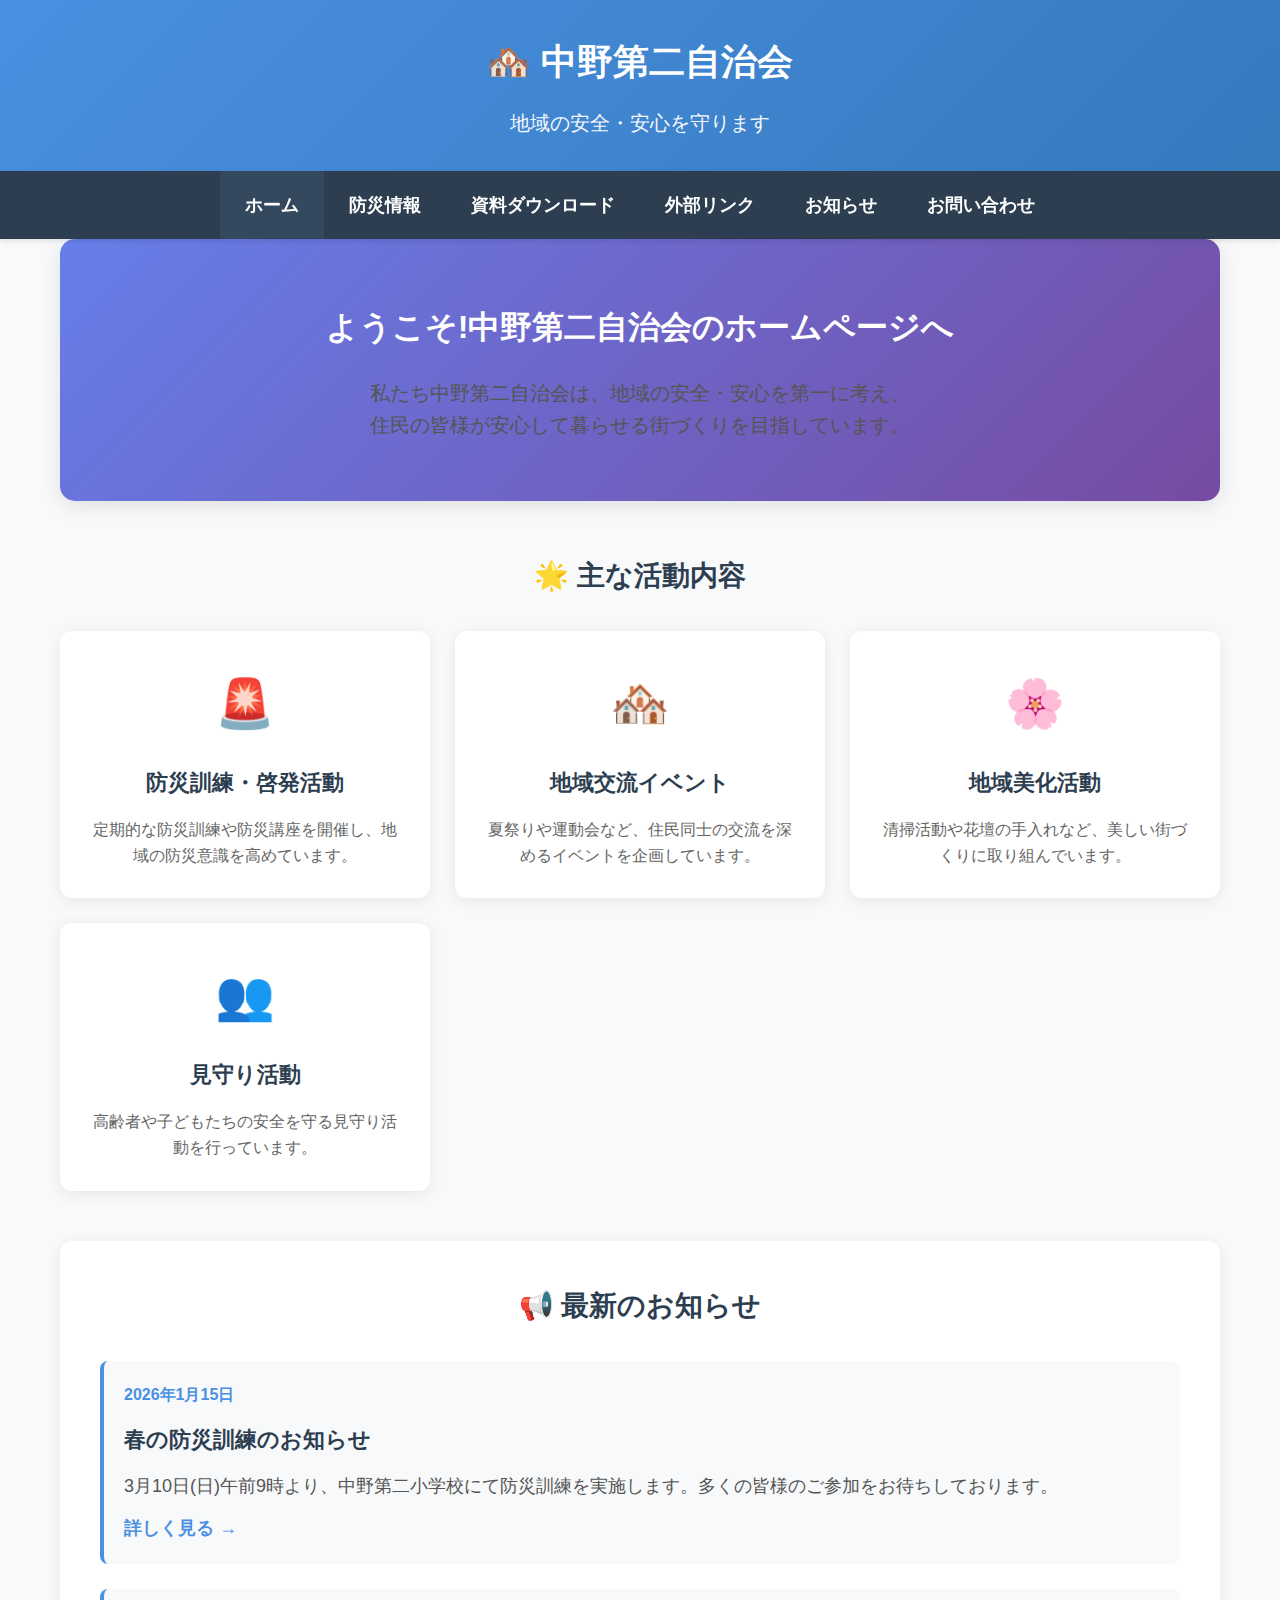
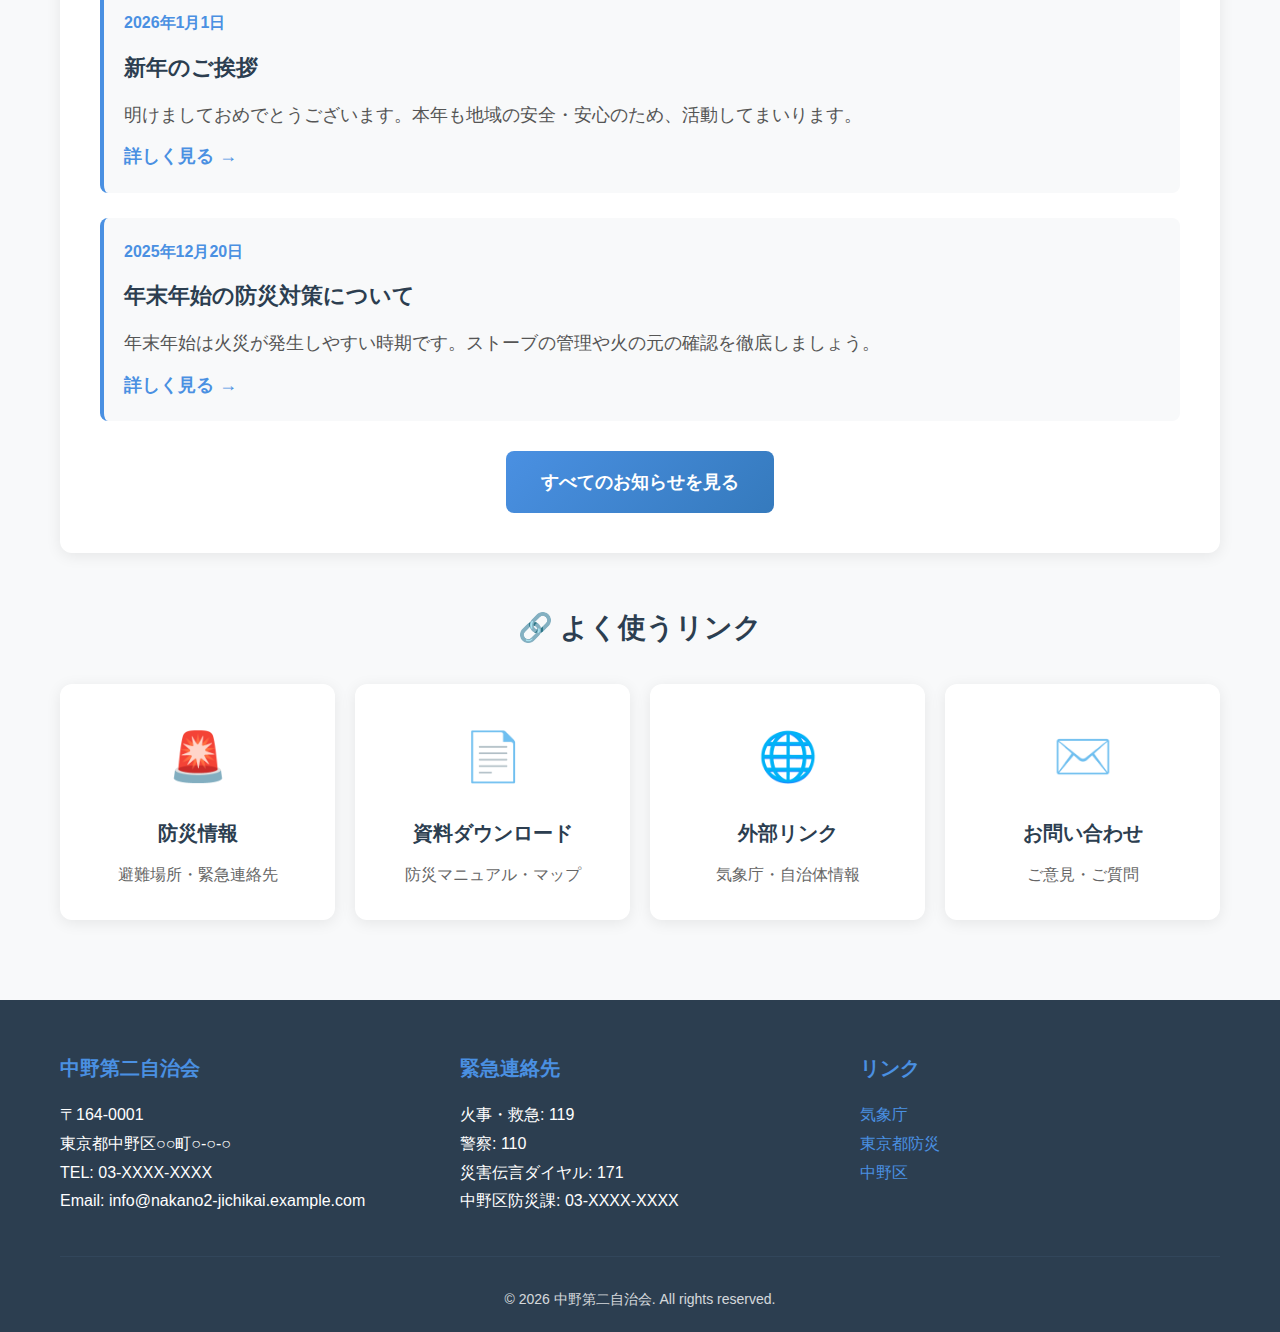
<file: index.html>
<!DOCTYPE html>
<html lang="ja">
<head>
    <meta charset="UTF-8">
    <meta name="viewport" content="width=device-width, initial-scale=1.0">
    <title>中野第二自治会 - 地域防災情報</title>
    <link rel="stylesheet" href="css/style.css">
</head>
<body>
    <header>
        <div class="container">
            <h1>🏘️ 中野第二自治会</h1>
            <p class="subtitle">地域の安全・安心を守ります</p>
        </div>
    </header>

    <nav>
        <div class="container">
            <ul>
                <li><a href="index.html" class="active">ホーム</a></li>
                <li><a href="bousai.html">防災情報</a></li>
                <li><a href="download.html">資料ダウンロード</a></li>
                <li><a href="links.html">外部リンク</a></li>
                <li><a href="news.html">お知らせ</a></li>
                <li><a href="contact.html">お問い合わせ</a></li>
            </ul>
        </div>
    </nav>

    <main class="container">
        <section class="hero">
            <h2>ようこそ!中野第二自治会のホームページへ</h2>
            <p class="lead">
                私たち中野第二自治会は、地域の安全・安心を第一に考え、<br>
                住民の皆様が安心して暮らせる街づくりを目指しています。
            </p>
        </section>

        <section class="activities">
            <h2>🌟 主な活動内容</h2>
            <div class="activity-grid">
                <div class="activity-card">
                    <div class="activity-icon">🚨</div>
                    <h3>防災訓練・啓発活動</h3>
                    <p>定期的な防災訓練や防災講座を開催し、地域の防災意識を高めています。</p>
                </div>
                <div class="activity-card">
                    <div class="activity-icon">🏘️</div>
                    <h3>地域交流イベント</h3>
                    <p>夏祭りや運動会など、住民同士の交流を深めるイベントを企画しています。</p>
                </div>
                <div class="activity-card">
                    <div class="activity-icon">🌸</div>
                    <h3>地域美化活動</h3>
                    <p>清掃活動や花壇の手入れなど、美しい街づくりに取り組んでいます。</p>
                </div>
                <div class="activity-card">
                    <div class="activity-icon">👥</div>
                    <h3>見守り活動</h3>
                    <p>高齢者や子どもたちの安全を守る見守り活動を行っています。</p>
                </div>
            </div>
        </section>

        <section class="news-section">
            <h2>📢 最新のお知らせ</h2>
            <div class="news-list">
                <div class="news-item">
                    <span class="news-date">2026年1月15日</span>
                    <h3>春の防災訓練のお知らせ</h3>
                    <p>3月10日(日)午前9時より、中野第二小学校にて防災訓練を実施します。多くの皆様のご参加をお待ちしております。</p>
                    <a href="news.html" class="read-more">詳しく見る →</a>
                </div>
                <div class="news-item">
                    <span class="news-date">2026年1月1日</span>
                    <h3>新年のご挨拶</h3>
                    <p>明けましておめでとうございます。本年も地域の安全・安心のため、活動してまいります。</p>
                    <a href="news.html" class="read-more">詳しく見る →</a>
                </div>
                <div class="news-item">
                    <span class="news-date">2025年12月20日</span>
                    <h3>年末年始の防災対策について</h3>
                    <p>年末年始は火災が発生しやすい時期です。ストーブの管理や火の元の確認を徹底しましょう。</p>
                    <a href="news.html" class="read-more">詳しく見る →</a>
                </div>
            </div>
            <div class="button-center">
                <a href="news.html" class="btn btn-primary">すべてのお知らせを見る</a>
            </div>
        </section>

        <section class="quick-links">
            <h2>🔗 よく使うリンク</h2>
            <div class="link-grid">
                <a href="bousai.html" class="link-card">
                    <div class="link-icon">🚨</div>
                    <h3>防災情報</h3>
                    <p>避難場所・緊急連絡先</p>
                </a>
                <a href="download.html" class="link-card">
                    <div class="link-icon">📄</div>
                    <h3>資料ダウンロード</h3>
                    <p>防災マニュアル・マップ</p>
                </a>
                <a href="links.html" class="link-card">
                    <div class="link-icon">🌐</div>
                    <h3>外部リンク</h3>
                    <p>気象庁・自治体情報</p>
                </a>
                <a href="contact.html" class="link-card">
                    <div class="link-icon">✉️</div>
                    <h3>お問い合わせ</h3>
                    <p>ご意見・ご質問</p>
                </a>
            </div>
        </section>
    </main>

    <footer>
        <div class="container">
            <div class="footer-content">
                <div class="footer-section">
                    <h3>中野第二自治会</h3>
                    <p>〒164-0001<br>
                    東京都中野区○○町○-○-○<br>
                    TEL: 03-XXXX-XXXX<br>
                    Email: info@nakano2-jichikai.example.com</p>
                </div>
                <div class="footer-section">
                    <h3>緊急連絡先</h3>
                    <p>火事・救急: 119<br>
                    警察: 110<br>
                    災害伝言ダイヤル: 171<br>
                    中野区防災課: 03-XXXX-XXXX</p>
                </div>
                <div class="footer-section">
                    <h3>リンク</h3>
                    <p>
                        <a href="https://www.jma.go.jp/" target="_blank">気象庁</a><br>
                        <a href="https://www.bousai.metro.tokyo.lg.jp/" target="_blank">東京都防災</a><br>
                        <a href="https://www.city.tokyo-nakano.lg.jp/" target="_blank">中野区</a>
                    </p>
                </div>
            </div>
            <div class="footer-bottom">
                <p>&copy; 2026 中野第二自治会. All rights reserved.</p>
            </div>
        </div>
    </footer>
</body>
</html>
</file>
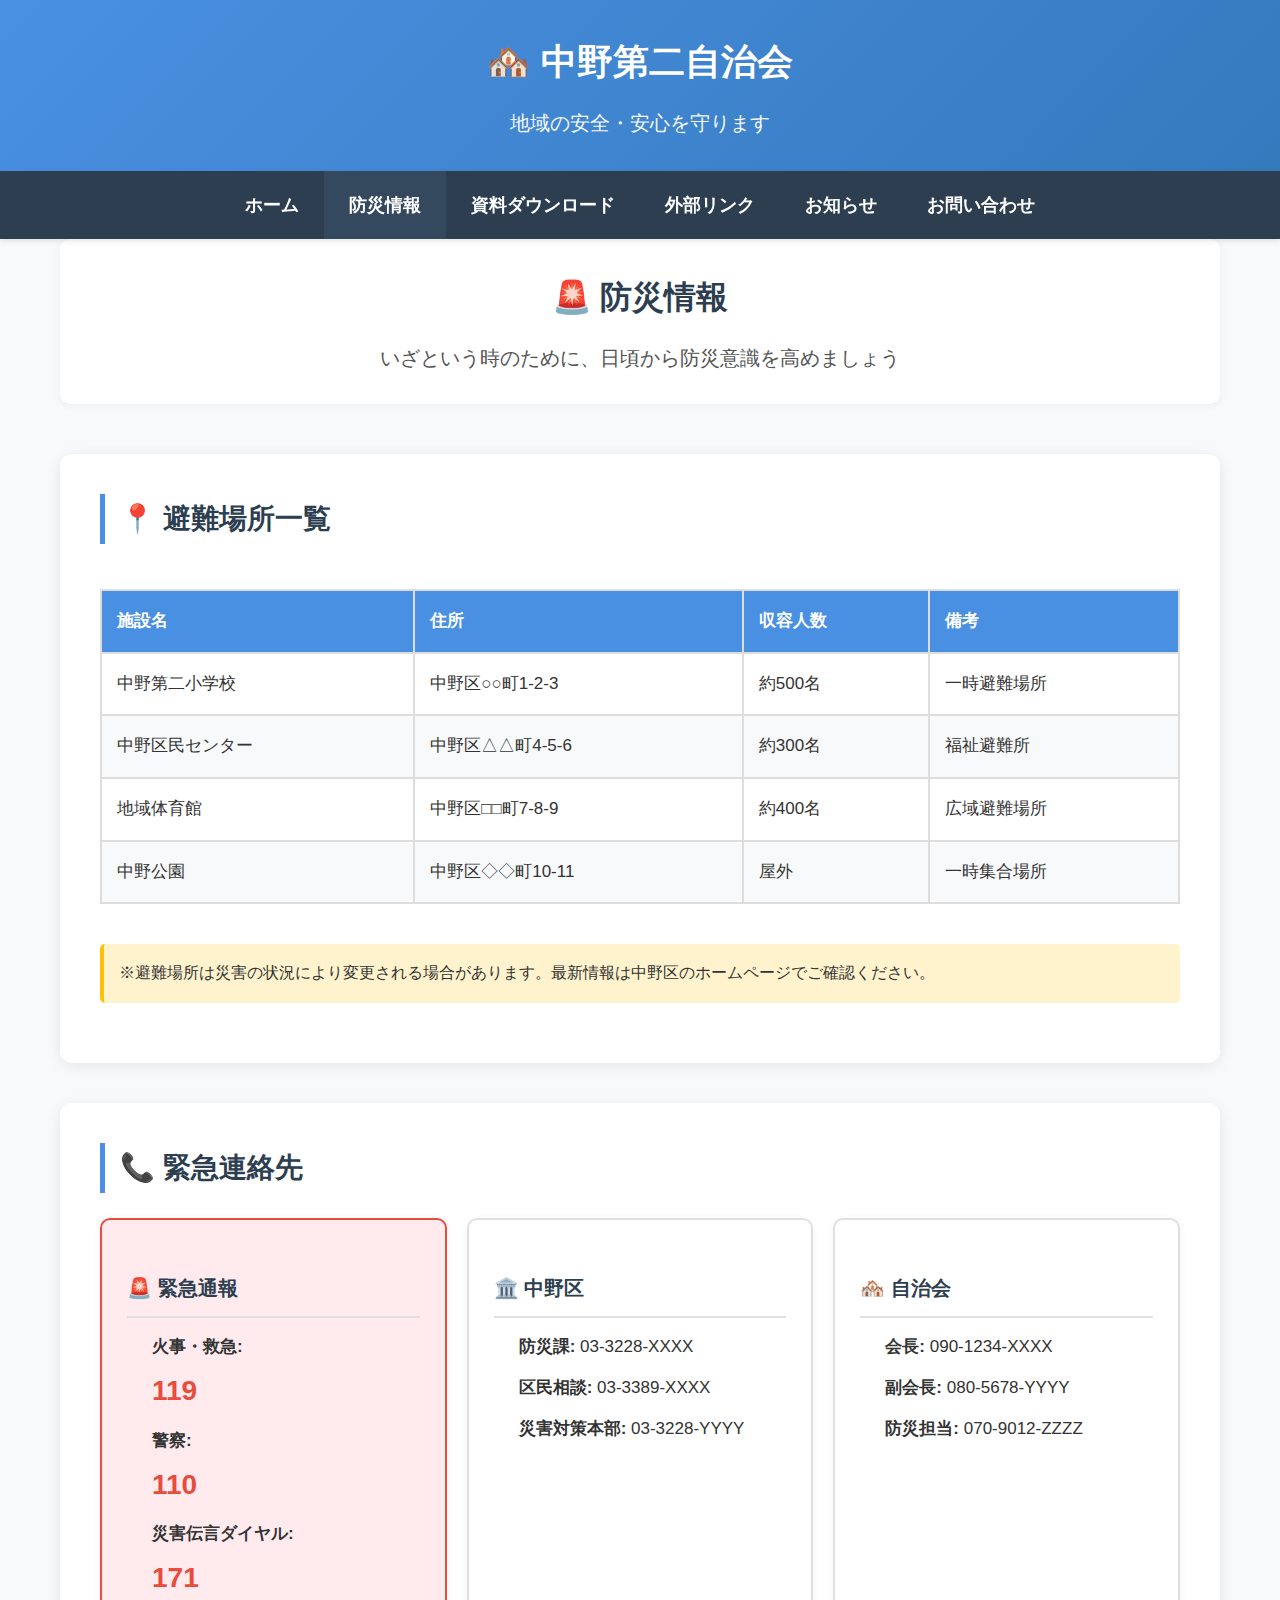
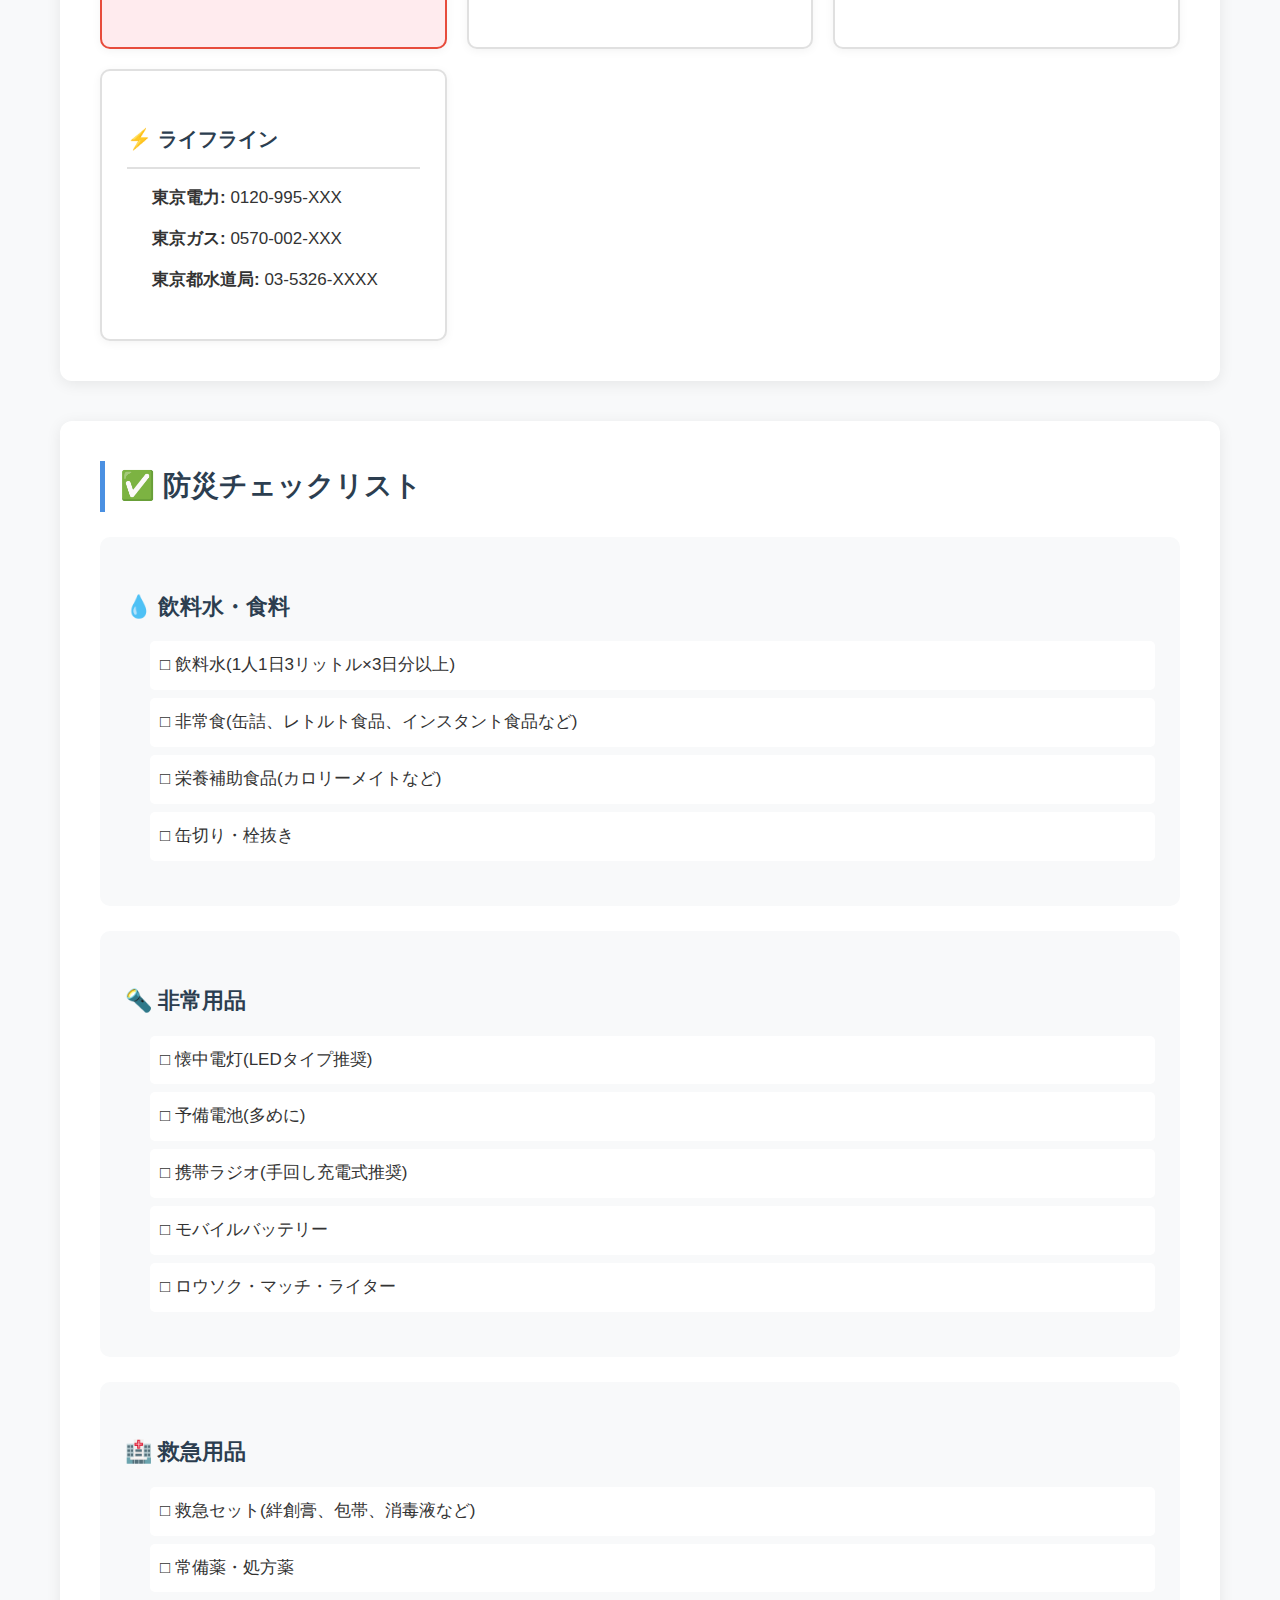
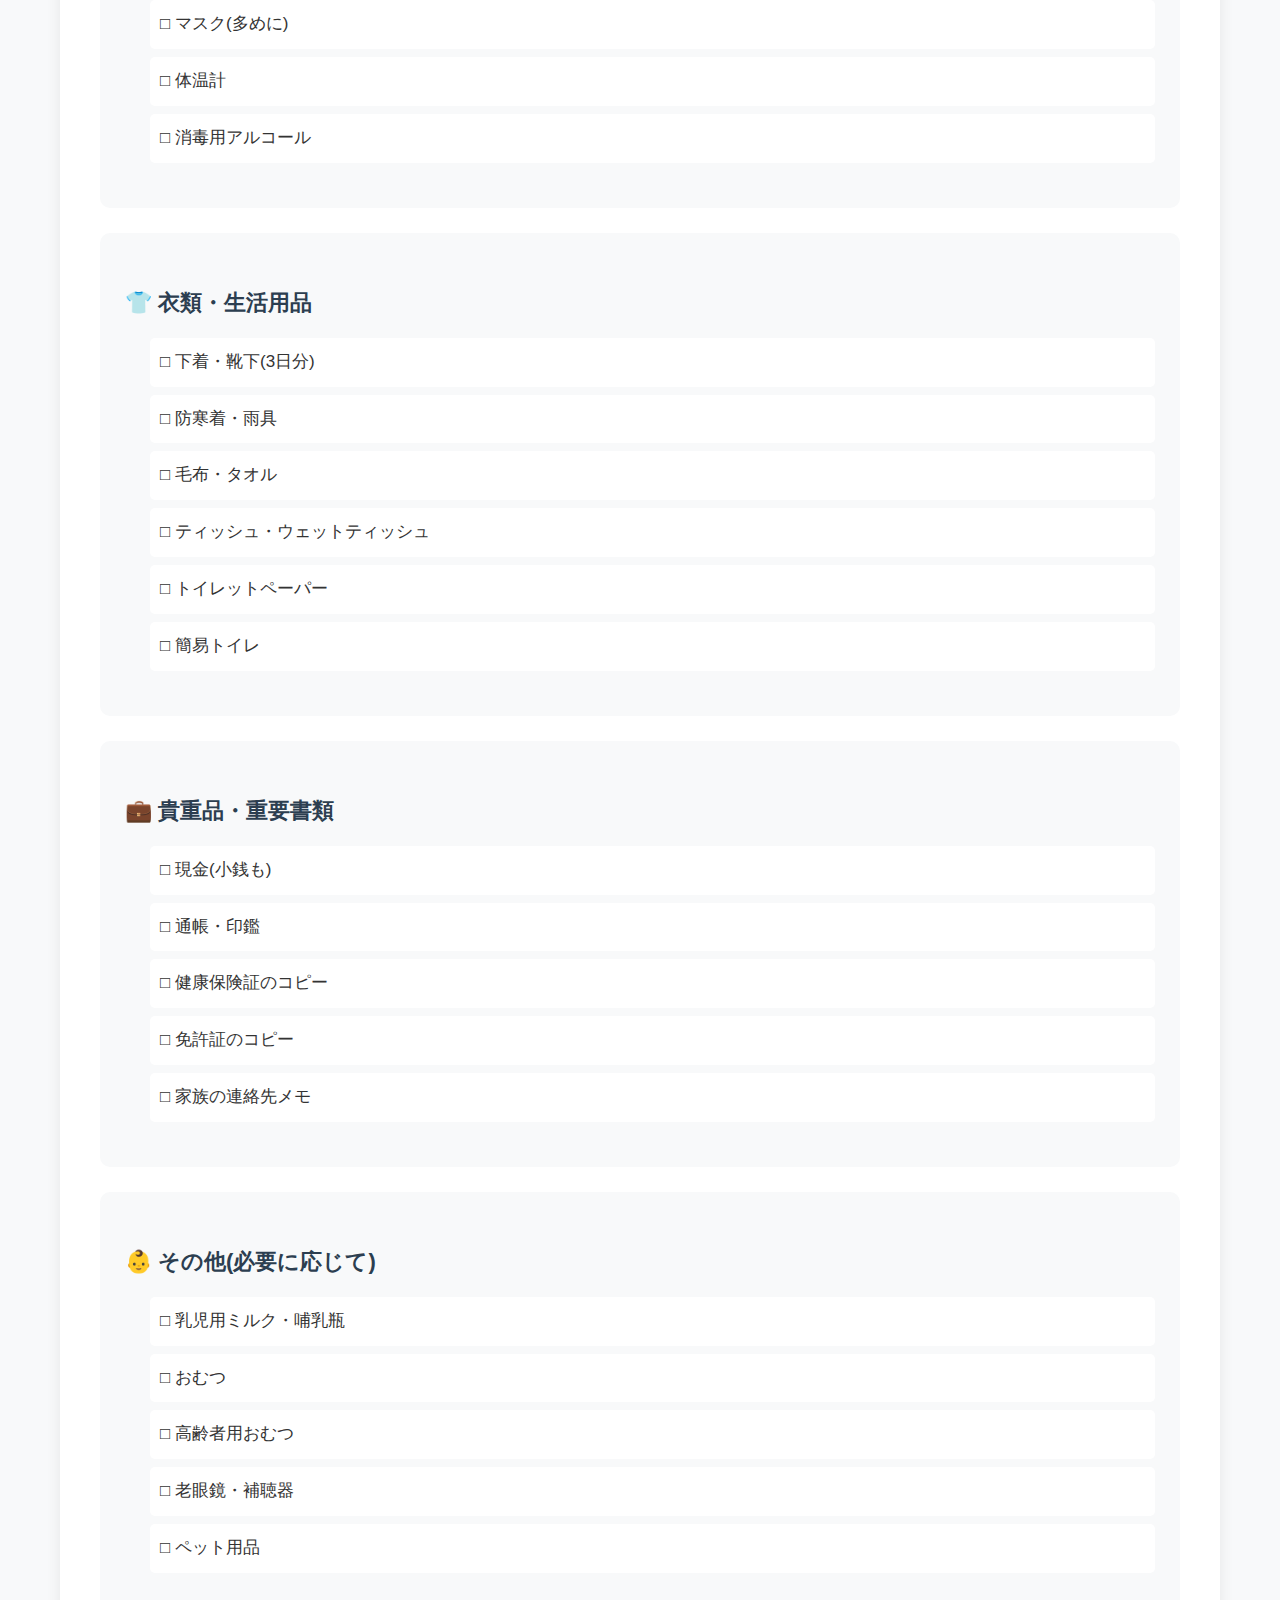
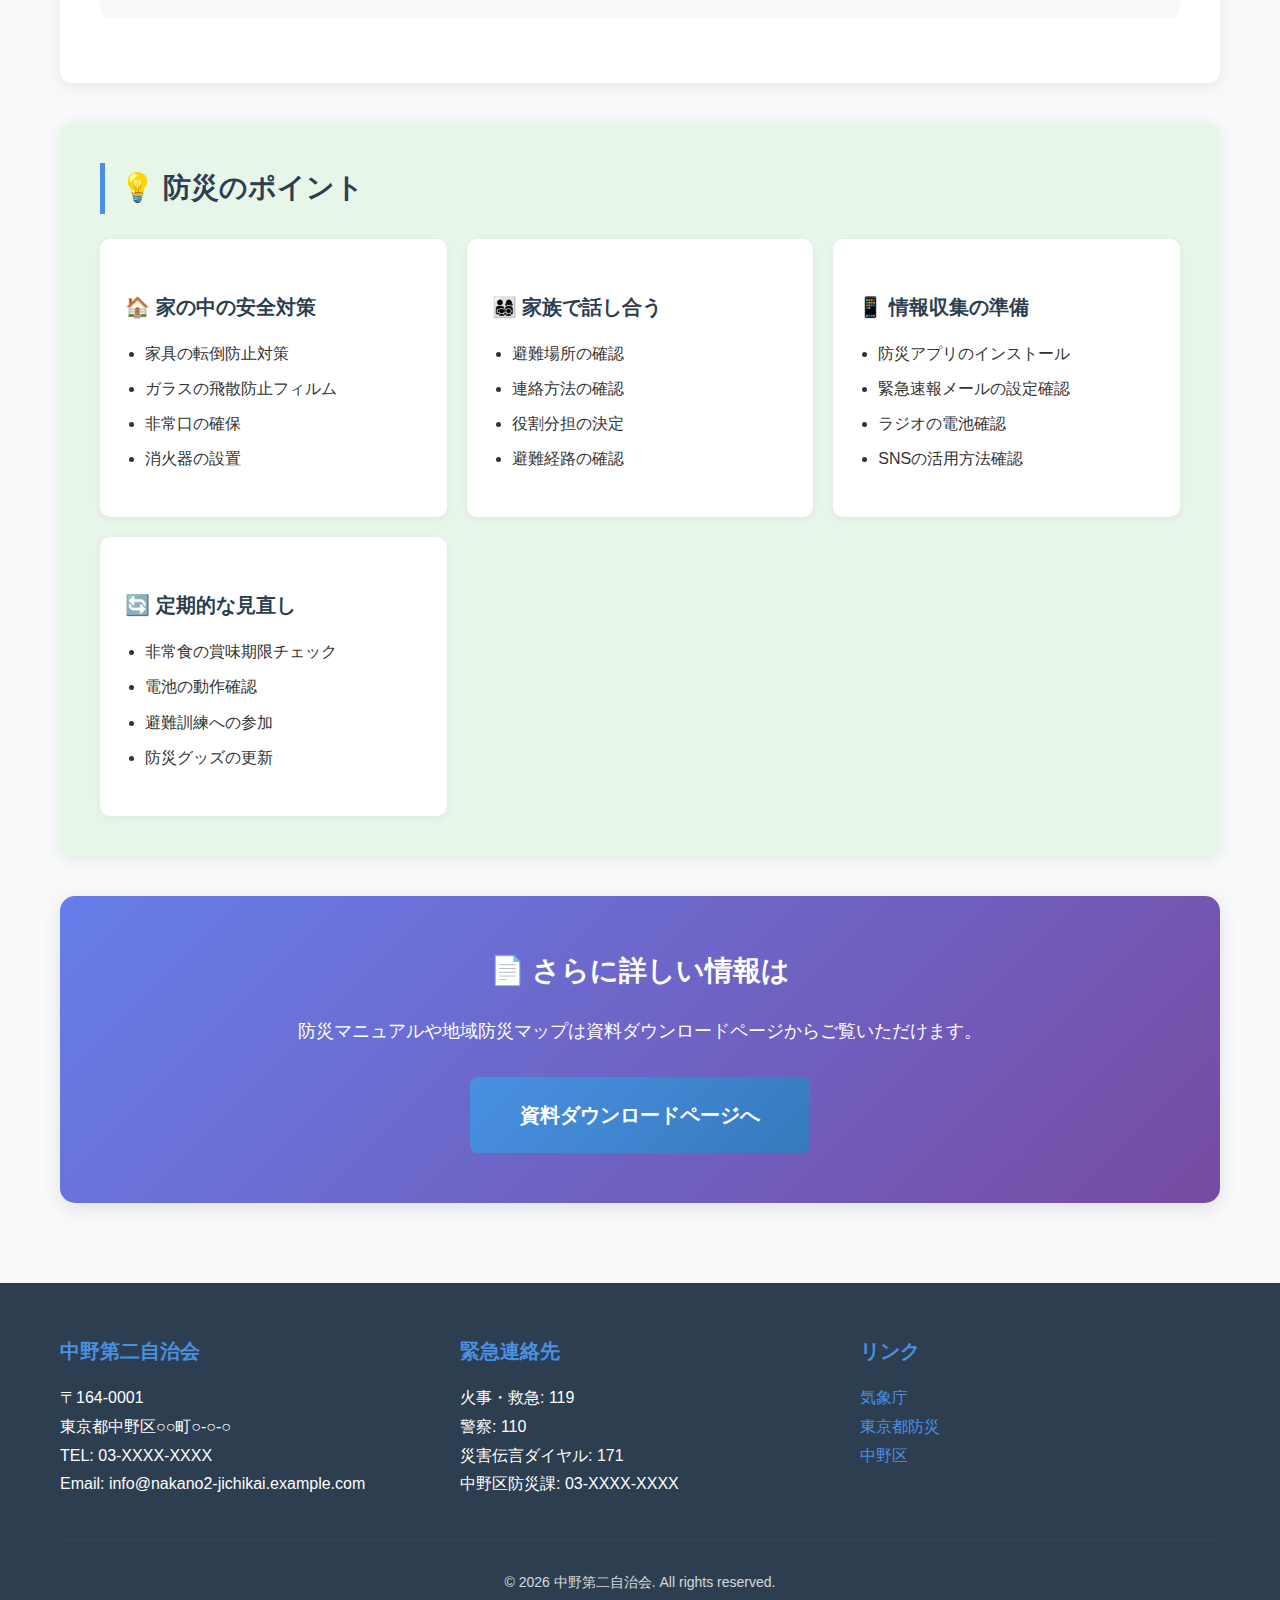
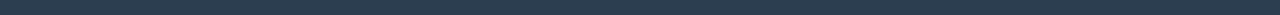
<file: bousai.html>
<!DOCTYPE html>
<html lang="ja">
<head>
    <meta charset="UTF-8">
    <meta name="viewport" content="width=device-width, initial-scale=1.0">
    <title>防災情報 - 中野第二自治会</title>
    <link rel="stylesheet" href="css/style.css">
</head>
<body>
    <header>
        <div class="container">
            <h1>🏘️ 中野第二自治会</h1>
            <p class="subtitle">地域の安全・安心を守ります</p>
        </div>
    </header>

    <nav>
        <div class="container">
            <ul>
                <li><a href="index.html">ホーム</a></li>
                <li><a href="bousai.html" class="active">防災情報</a></li>
                <li><a href="download.html">資料ダウンロード</a></li>
                <li><a href="links.html">外部リンク</a></li>
                <li><a href="news.html">お知らせ</a></li>
                <li><a href="contact.html">お問い合わせ</a></li>
            </ul>
        </div>
    </nav>

    <main class="container">
        <section class="page-header">
            <h2>🚨 防災情報</h2>
            <p class="lead">いざという時のために、日頃から防災意識を高めましょう</p>
        </section>

        <section class="content-section">
            <h2>📍 避難場所一覧</h2>
            <div class="table-responsive">
                <table class="info-table">
                    <thead>
                        <tr>
                            <th>施設名</th>
                            <th>住所</th>
                            <th>収容人数</th>
                            <th>備考</th>
                        </tr>
                    </thead>
                    <tbody>
                        <tr>
                            <td>中野第二小学校</td>
                            <td>中野区○○町1-2-3</td>
                            <td>約500名</td>
                            <td>一時避難場所</td>
                        </tr>
                        <tr>
                            <td>中野区民センター</td>
                            <td>中野区△△町4-5-6</td>
                            <td>約300名</td>
                            <td>福祉避難所</td>
                        </tr>
                        <tr>
                            <td>地域体育館</td>
                            <td>中野区□□町7-8-9</td>
                            <td>約400名</td>
                            <td>広域避難場所</td>
                        </tr>
                        <tr>
                            <td>中野公園</td>
                            <td>中野区◇◇町10-11</td>
                            <td>屋外</td>
                            <td>一時集合場所</td>
                        </tr>
                    </tbody>
                </table>
            </div>
            <p class="note">※避難場所は災害の状況により変更される場合があります。最新情報は中野区のホームページでご確認ください。</p>
        </section>

        <section class="content-section emergency-contacts">
            <h2>📞 緊急連絡先</h2>
            
            <div class="contact-grid">
                <div class="contact-card emergency">
                    <h3>🚨 緊急通報</h3>
                    <ul class="contact-list">
                        <li><strong>火事・救急:</strong> <span class="phone-large">119</span></li>
                        <li><strong>警察:</strong> <span class="phone-large">110</span></li>
                        <li><strong>災害伝言ダイヤル:</strong> <span class="phone-large">171</span></li>
                    </ul>
                </div>

                <div class="contact-card">
                    <h3>🏛️ 中野区</h3>
                    <ul class="contact-list">
                        <li><strong>防災課:</strong> 03-3228-XXXX</li>
                        <li><strong>区民相談:</strong> 03-3389-XXXX</li>
                        <li><strong>災害対策本部:</strong> 03-3228-YYYY</li>
                    </ul>
                </div>

                <div class="contact-card">
                    <h3>🏘️ 自治会</h3>
                    <ul class="contact-list">
                        <li><strong>会長:</strong> 090-1234-XXXX</li>
                        <li><strong>副会長:</strong> 080-5678-YYYY</li>
                        <li><strong>防災担当:</strong> 070-9012-ZZZZ</li>
                    </ul>
                </div>

                <div class="contact-card">
                    <h3>⚡ ライフライン</h3>
                    <ul class="contact-list">
                        <li><strong>東京電力:</strong> 0120-995-XXX</li>
                        <li><strong>東京ガス:</strong> 0570-002-XXX</li>
                        <li><strong>東京都水道局:</strong> 03-5326-XXXX</li>
                    </ul>
                </div>
            </div>
        </section>

        <section class="content-section">
            <h2>✅ 防災チェックリスト</h2>
            
            <div class="checklist-section">
                <h3>💧 飲料水・食料</h3>
                <ul class="checklist">
                    <li>□ 飲料水(1人1日3リットル×3日分以上)</li>
                    <li>□ 非常食(缶詰、レトルト食品、インスタント食品など)</li>
                    <li>□ 栄養補助食品(カロリーメイトなど)</li>
                    <li>□ 缶切り・栓抜き</li>
                </ul>
            </div>

            <div class="checklist-section">
                <h3>🔦 非常用品</h3>
                <ul class="checklist">
                    <li>□ 懐中電灯(LEDタイプ推奨)</li>
                    <li>□ 予備電池(多めに)</li>
                    <li>□ 携帯ラジオ(手回し充電式推奨)</li>
                    <li>□ モバイルバッテリー</li>
                    <li>□ ロウソク・マッチ・ライター</li>
                </ul>
            </div>

            <div class="checklist-section">
                <h3>🏥 救急用品</h3>
                <ul class="checklist">
                    <li>□ 救急セット(絆創膏、包帯、消毒液など)</li>
                    <li>□ 常備薬・処方薬</li>
                    <li>□ マスク(多めに)</li>
                    <li>□ 体温計</li>
                    <li>□ 消毒用アルコール</li>
                </ul>
            </div>

            <div class="checklist-section">
                <h3>👕 衣類・生活用品</h3>
                <ul class="checklist">
                    <li>□ 下着・靴下(3日分)</li>
                    <li>□ 防寒着・雨具</li>
                    <li>□ 毛布・タオル</li>
                    <li>□ ティッシュ・ウェットティッシュ</li>
                    <li>□ トイレットペーパー</li>
                    <li>□ 簡易トイレ</li>
                </ul>
            </div>

            <div class="checklist-section">
                <h3>💼 貴重品・重要書類</h3>
                <ul class="checklist">
                    <li>□ 現金(小銭も)</li>
                    <li>□ 通帳・印鑑</li>
                    <li>□ 健康保険証のコピー</li>
                    <li>□ 免許証のコピー</li>
                    <li>□ 家族の連絡先メモ</li>
                </ul>
            </div>

            <div class="checklist-section">
                <h3>👶 その他(必要に応じて)</h3>
                <ul class="checklist">
                    <li>□ 乳児用ミルク・哺乳瓶</li>
                    <li>□ おむつ</li>
                    <li>□ 高齢者用おむつ</li>
                    <li>□ 老眼鏡・補聴器</li>
                    <li>□ ペット用品</li>
                </ul>
            </div>
        </section>

        <section class="content-section tips">
            <h2>💡 防災のポイント</h2>
            <div class="tips-grid">
                <div class="tip-card">
                    <h3>🏠 家の中の安全対策</h3>
                    <ul>
                        <li>家具の転倒防止対策</li>
                        <li>ガラスの飛散防止フィルム</li>
                        <li>非常口の確保</li>
                        <li>消火器の設置</li>
                    </ul>
                </div>
                <div class="tip-card">
                    <h3>👨‍👩‍👧‍👦 家族で話し合う</h3>
                    <ul>
                        <li>避難場所の確認</li>
                        <li>連絡方法の確認</li>
                        <li>役割分担の決定</li>
                        <li>避難経路の確認</li>
                    </ul>
                </div>
                <div class="tip-card">
                    <h3>📱 情報収集の準備</h3>
                    <ul>
                        <li>防災アプリのインストール</li>
                        <li>緊急速報メールの設定確認</li>
                        <li>ラジオの電池確認</li>
                        <li>SNSの活用方法確認</li>
                    </ul>
                </div>
                <div class="tip-card">
                    <h3>🔄 定期的な見直し</h3>
                    <ul>
                        <li>非常食の賞味期限チェック</li>
                        <li>電池の動作確認</li>
                        <li>避難訓練への参加</li>
                        <li>防災グッズの更新</li>
                    </ul>
                </div>
            </div>
        </section>

        <section class="cta-section">
            <h2>📄 さらに詳しい情報は</h2>
            <p>防災マニュアルや地域防災マップは資料ダウンロードページからご覧いただけます。</p>
            <div class="button-center">
                <a href="download.html" class="btn btn-primary btn-large">資料ダウンロードページへ</a>
            </div>
        </section>
    </main>

    <footer>
        <div class="container">
            <div class="footer-content">
                <div class="footer-section">
                    <h3>中野第二自治会</h3>
                    <p>〒164-0001<br>
                    東京都中野区○○町○-○-○<br>
                    TEL: 03-XXXX-XXXX<br>
                    Email: info@nakano2-jichikai.example.com</p>
                </div>
                <div class="footer-section">
                    <h3>緊急連絡先</h3>
                    <p>火事・救急: 119<br>
                    警察: 110<br>
                    災害伝言ダイヤル: 171<br>
                    中野区防災課: 03-XXXX-XXXX</p>
                </div>
                <div class="footer-section">
                    <h3>リンク</h3>
                    <p>
                        <a href="https://www.jma.go.jp/" target="_blank">気象庁</a><br>
                        <a href="https://www.bousai.metro.tokyo.lg.jp/" target="_blank">東京都防災</a><br>
                        <a href="https://www.city.tokyo-nakano.lg.jp/" target="_blank">中野区</a>
                    </p>
                </div>
            </div>
            <div class="footer-bottom">
                <p>&copy; 2026 中野第二自治会. All rights reserved.</p>
            </div>
        </div>
    </footer>
</body>
</html>
</file>
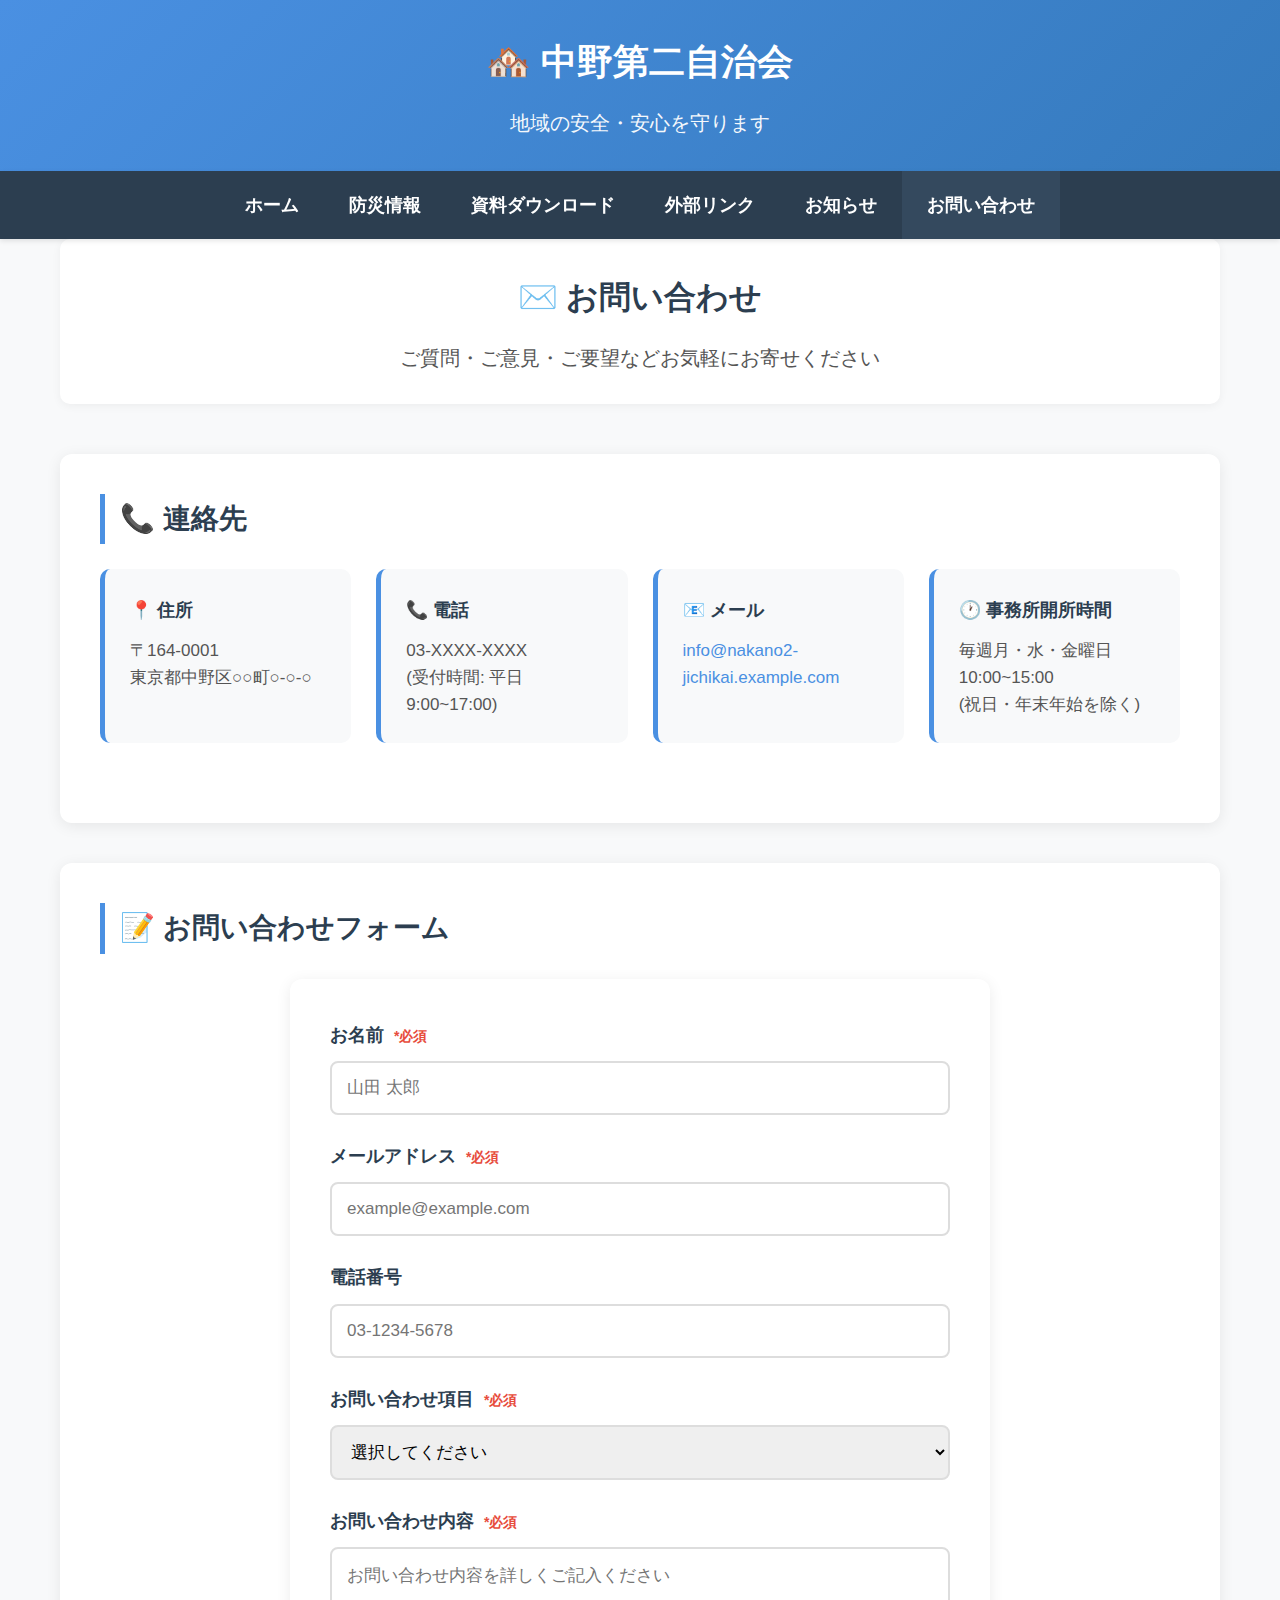
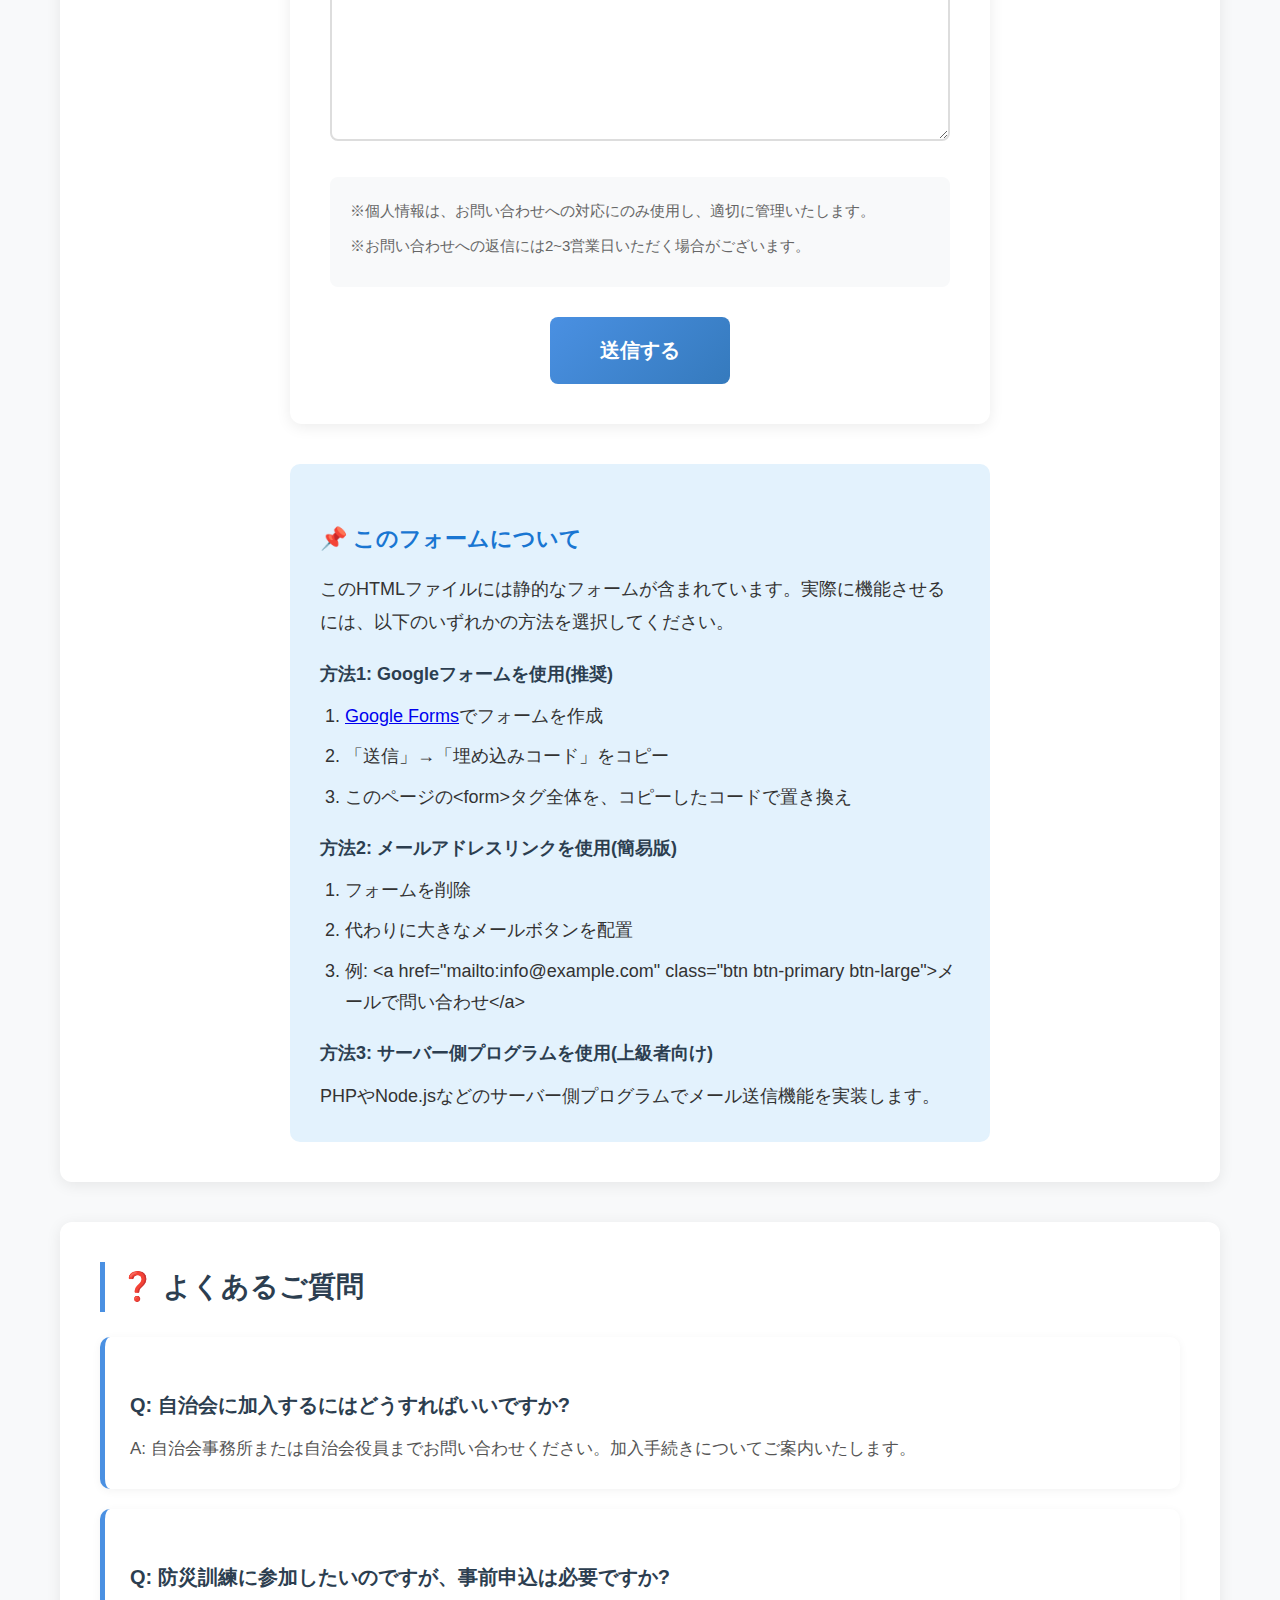
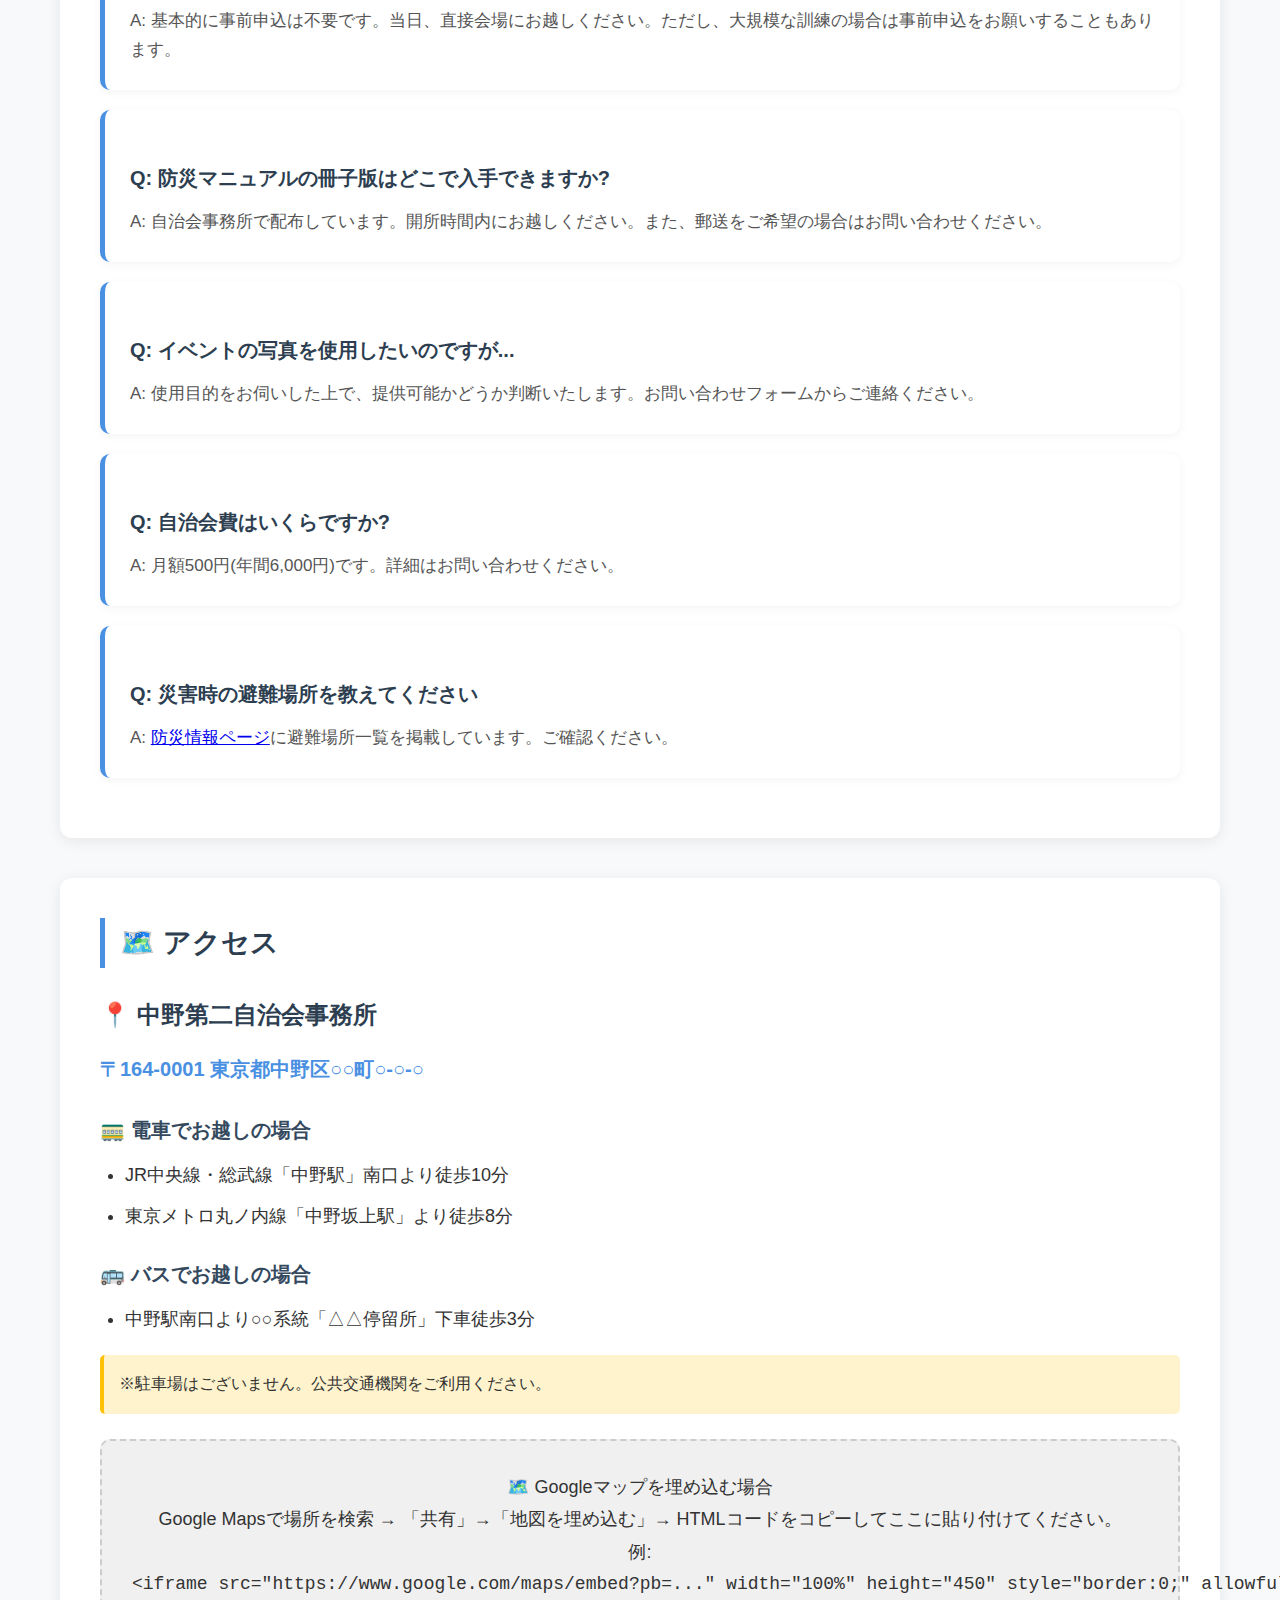
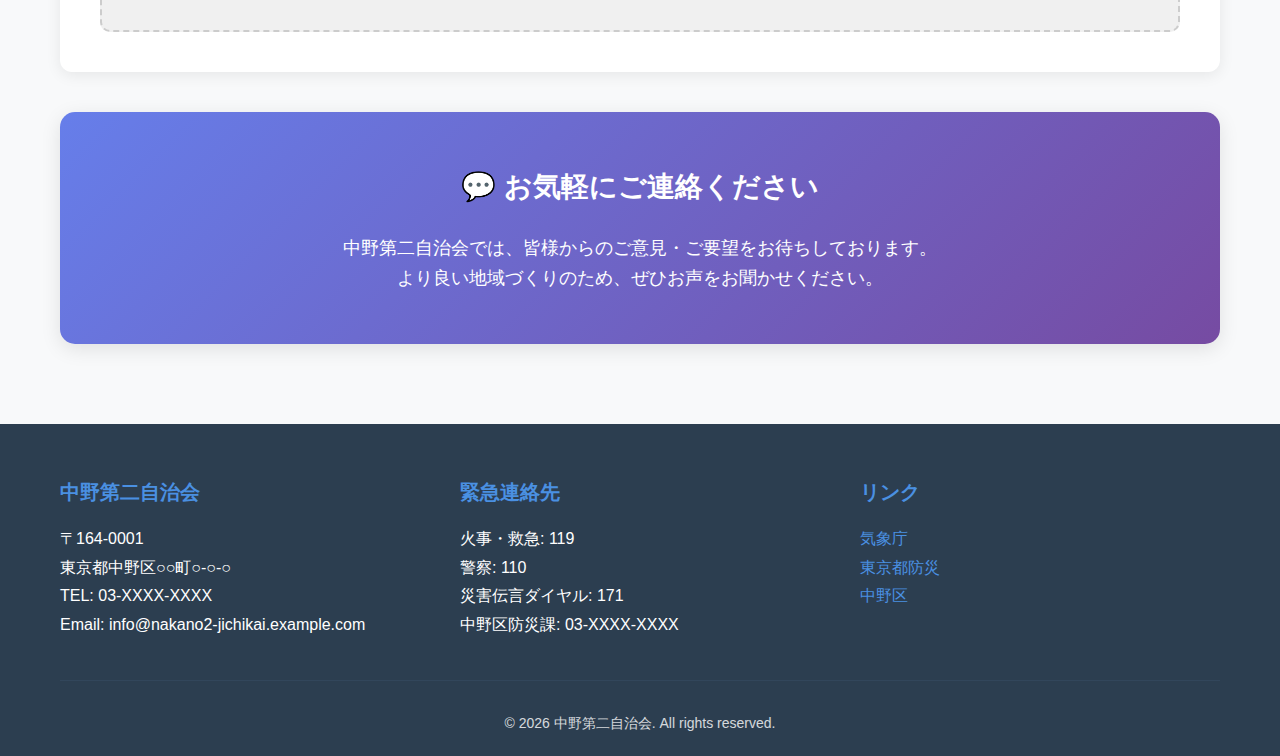
<file: contact.html>
<!DOCTYPE html>
<html lang="ja">
<head>
    <meta charset="UTF-8">
    <meta name="viewport" content="width=device-width, initial-scale=1.0">
    <title>お問い合わせ - 中野第二自治会</title>
    <link rel="stylesheet" href="css/style.css">
</head>
<body>
    <header>
        <div class="container">
            <h1>🏘️ 中野第二自治会</h1>
            <p class="subtitle">地域の安全・安心を守ります</p>
        </div>
    </header>

    <nav>
        <div class="container">
            <ul>
                <li><a href="index.html">ホーム</a></li>
                <li><a href="bousai.html">防災情報</a></li>
                <li><a href="download.html">資料ダウンロード</a></li>
                <li><a href="links.html">外部リンク</a></li>
                <li><a href="news.html">お知らせ</a></li>
                <li><a href="contact.html" class="active">お問い合わせ</a></li>
            </ul>
        </div>
    </nav>

    <main class="container">
        <section class="page-header">
            <h2>✉️ お問い合わせ</h2>
            <p class="lead">ご質問・ご意見・ご要望などお気軽にお寄せください</p>
        </section>

        <section class="content-section">
            <div class="contact-info">
                <h2>📞 連絡先</h2>
                <div class="contact-details">
                    <div class="contact-item">
                        <span class="contact-label">📍 住所</span>
                        <p>〒164-0001<br>東京都中野区○○町○-○-○</p>
                    </div>
                    <div class="contact-item">
                        <span class="contact-label">📞 電話</span>
                        <p>03-XXXX-XXXX<br>(受付時間: 平日 9:00~17:00)</p>
                    </div>
                    <div class="contact-item">
                        <span class="contact-label">📧 メール</span>
                        <p><a href="mailto:info@nakano2-jichikai.example.com">info@nakano2-jichikai.example.com</a></p>
                    </div>
                    <div class="contact-item">
                        <span class="contact-label">🕐 事務所開所時間</span>
                        <p>毎週月・水・金曜日 10:00~15:00<br>(祝日・年末年始を除く)</p>
                    </div>
                </div>
            </div>
        </section>

        <section class="content-section">
            <h2>📝 お問い合わせフォーム</h2>
            <div class="form-container">
                <form id="contactForm" class="contact-form">
                    <div class="form-group">
                        <label for="name">お名前 <span class="required">*必須</span></label>
                        <input type="text" id="name" name="name" required placeholder="山田 太郎">
                    </div>

                    <div class="form-group">
                        <label for="email">メールアドレス <span class="required">*必須</span></label>
                        <input type="email" id="email" name="email" required placeholder="example@example.com">
                    </div>

                    <div class="form-group">
                        <label for="phone">電話番号</label>
                        <input type="tel" id="phone" name="phone" placeholder="03-1234-5678">
                    </div>

                    <div class="form-group">
                        <label for="subject">お問い合わせ項目 <span class="required">*必須</span></label>
                        <select id="subject" name="subject" required>
                            <option value="">選択してください</option>
                            <option value="防災について">防災について</option>
                            <option value="イベントについて">イベントについて</option>
                            <option value="自治会への加入">自治会への加入</option>
                            <option value="資料について">資料について</option>
                            <option value="その他">その他</option>
                        </select>
                    </div>

                    <div class="form-group">
                        <label for="message">お問い合わせ内容 <span class="required">*必須</span></label>
                        <textarea id="message" name="message" rows="8" required placeholder="お問い合わせ内容を詳しくご記入ください"></textarea>
                    </div>

                    <div class="form-note">
                        <p>※個人情報は、お問い合わせへの対応にのみ使用し、適切に管理いたします。</p>
                        <p>※お問い合わせへの返信には2~3営業日いただく場合がございます。</p>
                    </div>

                    <div class="button-center">
                        <button type="submit" class="btn btn-primary btn-large">送信する</button>
                    </div>
                </form>

                <div class="form-info">
                    <h3>📌 このフォームについて</h3>
                    <p>このHTMLファイルには静的なフォームが含まれています。実際に機能させるには、以下のいずれかの方法を選択してください。</p>
                    
                    <h4>方法1: Googleフォームを使用(推奨)</h4>
                    <ol>
                        <li><a href="https://forms.google.com" target="_blank">Google Forms</a>でフォームを作成</li>
                        <li>「送信」→「埋め込みコード」をコピー</li>
                        <li>このページの&lt;form&gt;タグ全体を、コピーしたコードで置き換え</li>
                    </ol>

                    <h4>方法2: メールアドレスリンクを使用(簡易版)</h4>
                    <ol>
                        <li>フォームを削除</li>
                        <li>代わりに大きなメールボタンを配置</li>
                        <li>例: &lt;a href="mailto:info@example.com" class="btn btn-primary btn-large"&gt;メールで問い合わせ&lt;/a&gt;</li>
                    </ol>

                    <h4>方法3: サーバー側プログラムを使用(上級者向け)</h4>
                    <p>PHPやNode.jsなどのサーバー側プログラムでメール送信機能を実装します。</p>
                </div>
            </div>
        </section>

        <section class="content-section">
            <h2>❓ よくあるご質問</h2>
            <div class="faq-list">
                <div class="faq-item">
                    <h3>Q: 自治会に加入するにはどうすればいいですか?</h3>
                    <p>A: 自治会事務所または自治会役員までお問い合わせください。加入手続きについてご案内いたします。</p>
                </div>

                <div class="faq-item">
                    <h3>Q: 防災訓練に参加したいのですが、事前申込は必要ですか?</h3>
                    <p>A: 基本的に事前申込は不要です。当日、直接会場にお越しください。ただし、大規模な訓練の場合は事前申込をお願いすることもあります。</p>
                </div>

                <div class="faq-item">
                    <h3>Q: 防災マニュアルの冊子版はどこで入手できますか?</h3>
                    <p>A: 自治会事務所で配布しています。開所時間内にお越しください。また、郵送をご希望の場合はお問い合わせください。</p>
                </div>

                <div class="faq-item">
                    <h3>Q: イベントの写真を使用したいのですが...</h3>
                    <p>A: 使用目的をお伺いした上で、提供可能かどうか判断いたします。お問い合わせフォームからご連絡ください。</p>
                </div>

                <div class="faq-item">
                    <h3>Q: 自治会費はいくらですか?</h3>
                    <p>A: 月額500円(年間6,000円)です。詳細はお問い合わせください。</p>
                </div>

                <div class="faq-item">
                    <h3>Q: 災害時の避難場所を教えてください</h3>
                    <p>A: <a href="bousai.html">防災情報ページ</a>に避難場所一覧を掲載しています。ご確認ください。</p>
                </div>
            </div>
        </section>

        <section class="content-section">
            <h2>🗺️ アクセス</h2>
            <div class="access-info">
                <h3>📍 中野第二自治会事務所</h3>
                <p class="address">〒164-0001 東京都中野区○○町○-○-○</p>
                
                <h4>🚃 電車でお越しの場合</h4>
                <ul>
                    <li>JR中央線・総武線「中野駅」南口より徒歩10分</li>
                    <li>東京メトロ丸ノ内線「中野坂上駅」より徒歩8分</li>
                </ul>

                <h4>🚌 バスでお越しの場合</h4>
                <ul>
                    <li>中野駅南口より○○系統「△△停留所」下車徒歩3分</li>
                </ul>

                <p class="note">※駐車場はございません。公共交通機関をご利用ください。</p>

                <div class="map-placeholder">
                    <p>🗺️ Googleマップを埋め込む場合</p>
                    <p>Google Mapsで場所を検索 → 「共有」→「地図を埋め込む」→ HTMLコードをコピーしてここに貼り付けてください。</p>
                    <p>例:</p>
                    <pre><code>&lt;iframe src="https://www.google.com/maps/embed?pb=..." width="100%" height="450" style="border:0;" allowfullscreen="" loading="lazy"&gt;&lt;/iframe&gt;</code></pre>
                </div>
            </div>
        </section>

        <section class="cta-section">
            <h2>💬 お気軽にご連絡ください</h2>
            <p>中野第二自治会では、皆様からのご意見・ご要望をお待ちしております。<br>
            より良い地域づくりのため、ぜひお声をお聞かせください。</p>
        </section>
    </main>

    <footer>
        <div class="container">
            <div class="footer-content">
                <div class="footer-section">
                    <h3>中野第二自治会</h3>
                    <p>〒164-0001<br>
                    東京都中野区○○町○-○-○<br>
                    TEL: 03-XXXX-XXXX<br>
                    Email: info@nakano2-jichikai.example.com</p>
                </div>
                <div class="footer-section">
                    <h3>緊急連絡先</h3>
                    <p>火事・救急: 119<br>
                    警察: 110<br>
                    災害伝言ダイヤル: 171<br>
                    中野区防災課: 03-XXXX-XXXX</p>
                </div>
                <div class="footer-section">
                    <h3>リンク</h3>
                    <p>
                        <a href="https://www.jma.go.jp/" target="_blank">気象庁</a><br>
                        <a href="https://www.bousai.metro.tokyo.lg.jp/" target="_blank">東京都防災</a><br>
                        <a href="https://www.city.tokyo-nakano.lg.jp/" target="_blank">中野区</a>
                    </p>
                </div>
            </div>
            <div class="footer-bottom">
                <p>&copy; 2026 中野第二自治会. All rights reserved.</p>
            </div>
        </div>
    </footer>

    <script>
        // フォーム送信のデモ用スクリプト(実際には機能しません)
        document.getElementById('contactForm').addEventListener('submit', function(e) {
            e.preventDefault();
            alert('このフォームは表示用です。実際に機能させるには、Googleフォームなどを使用してください。\n\n詳しくは「このフォームについて」のセクションをご覧ください。');
        });
    </script>
</body>
</html>
</file>
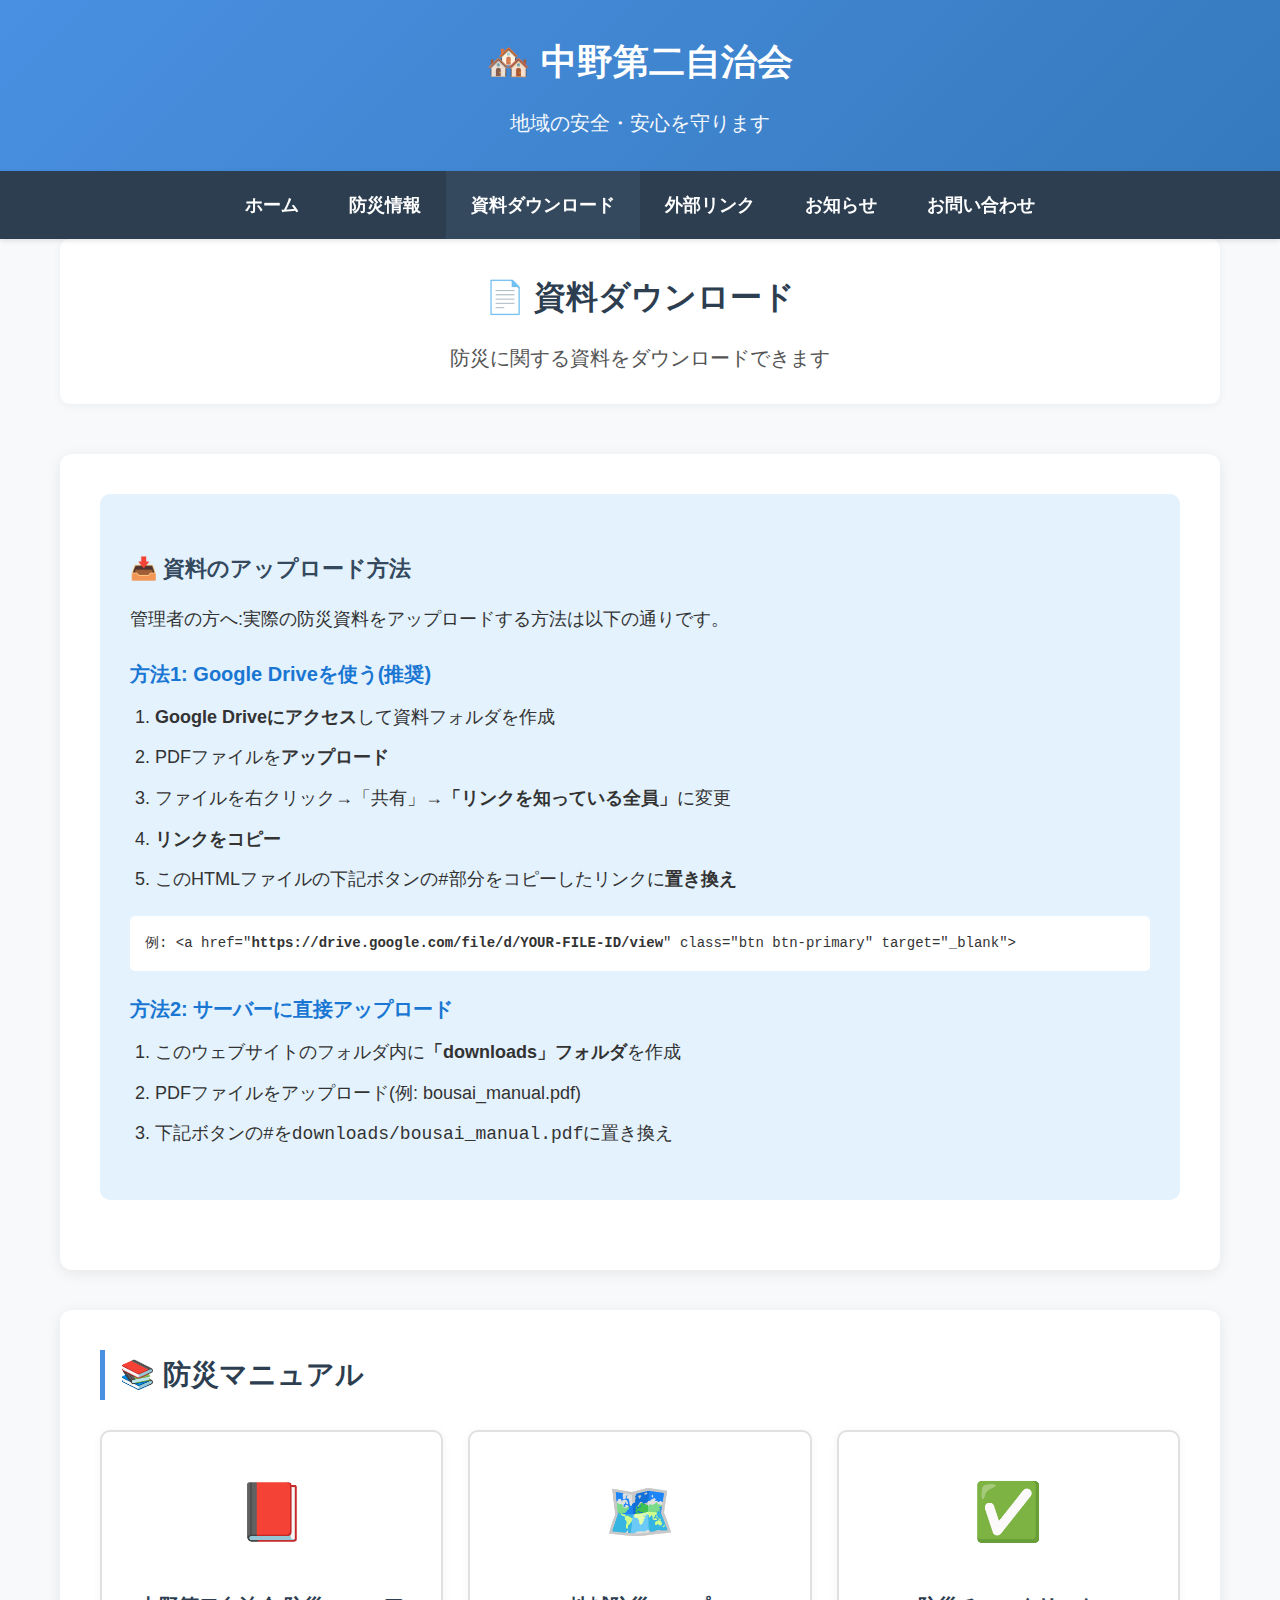
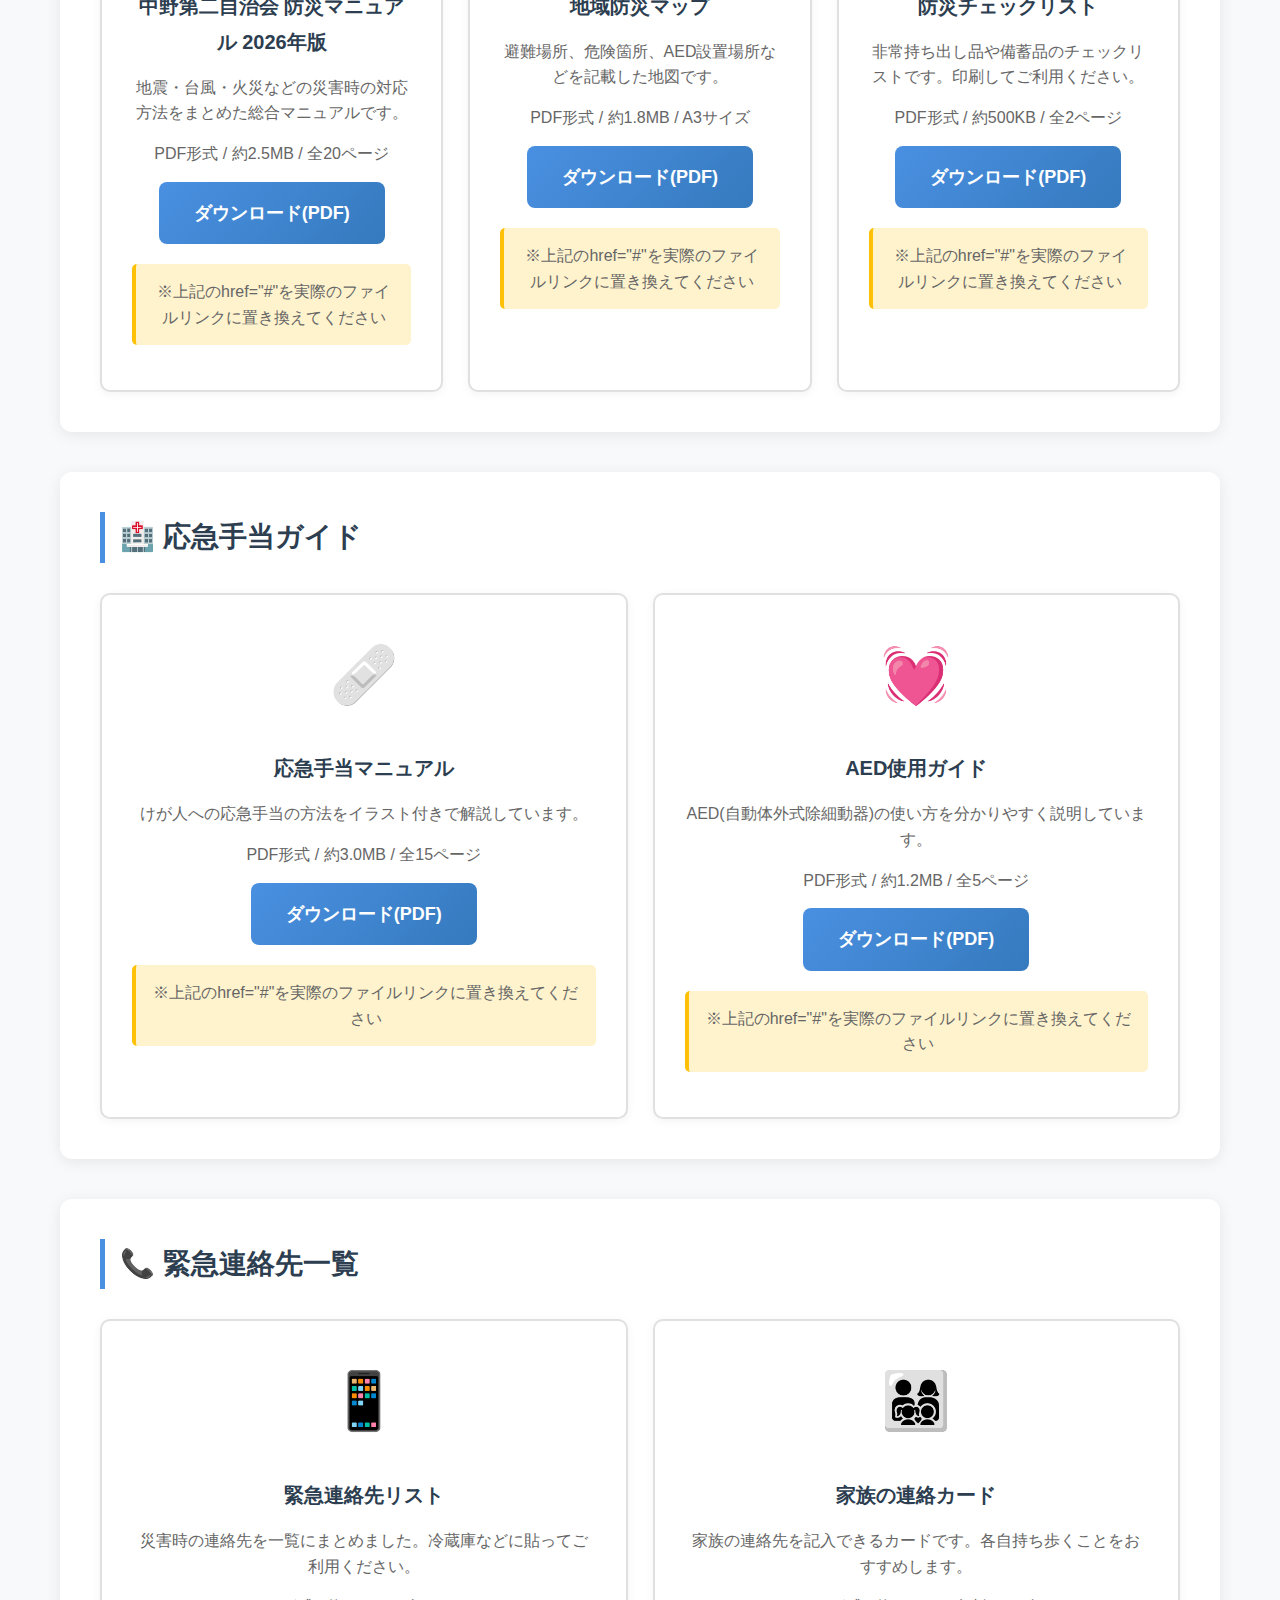
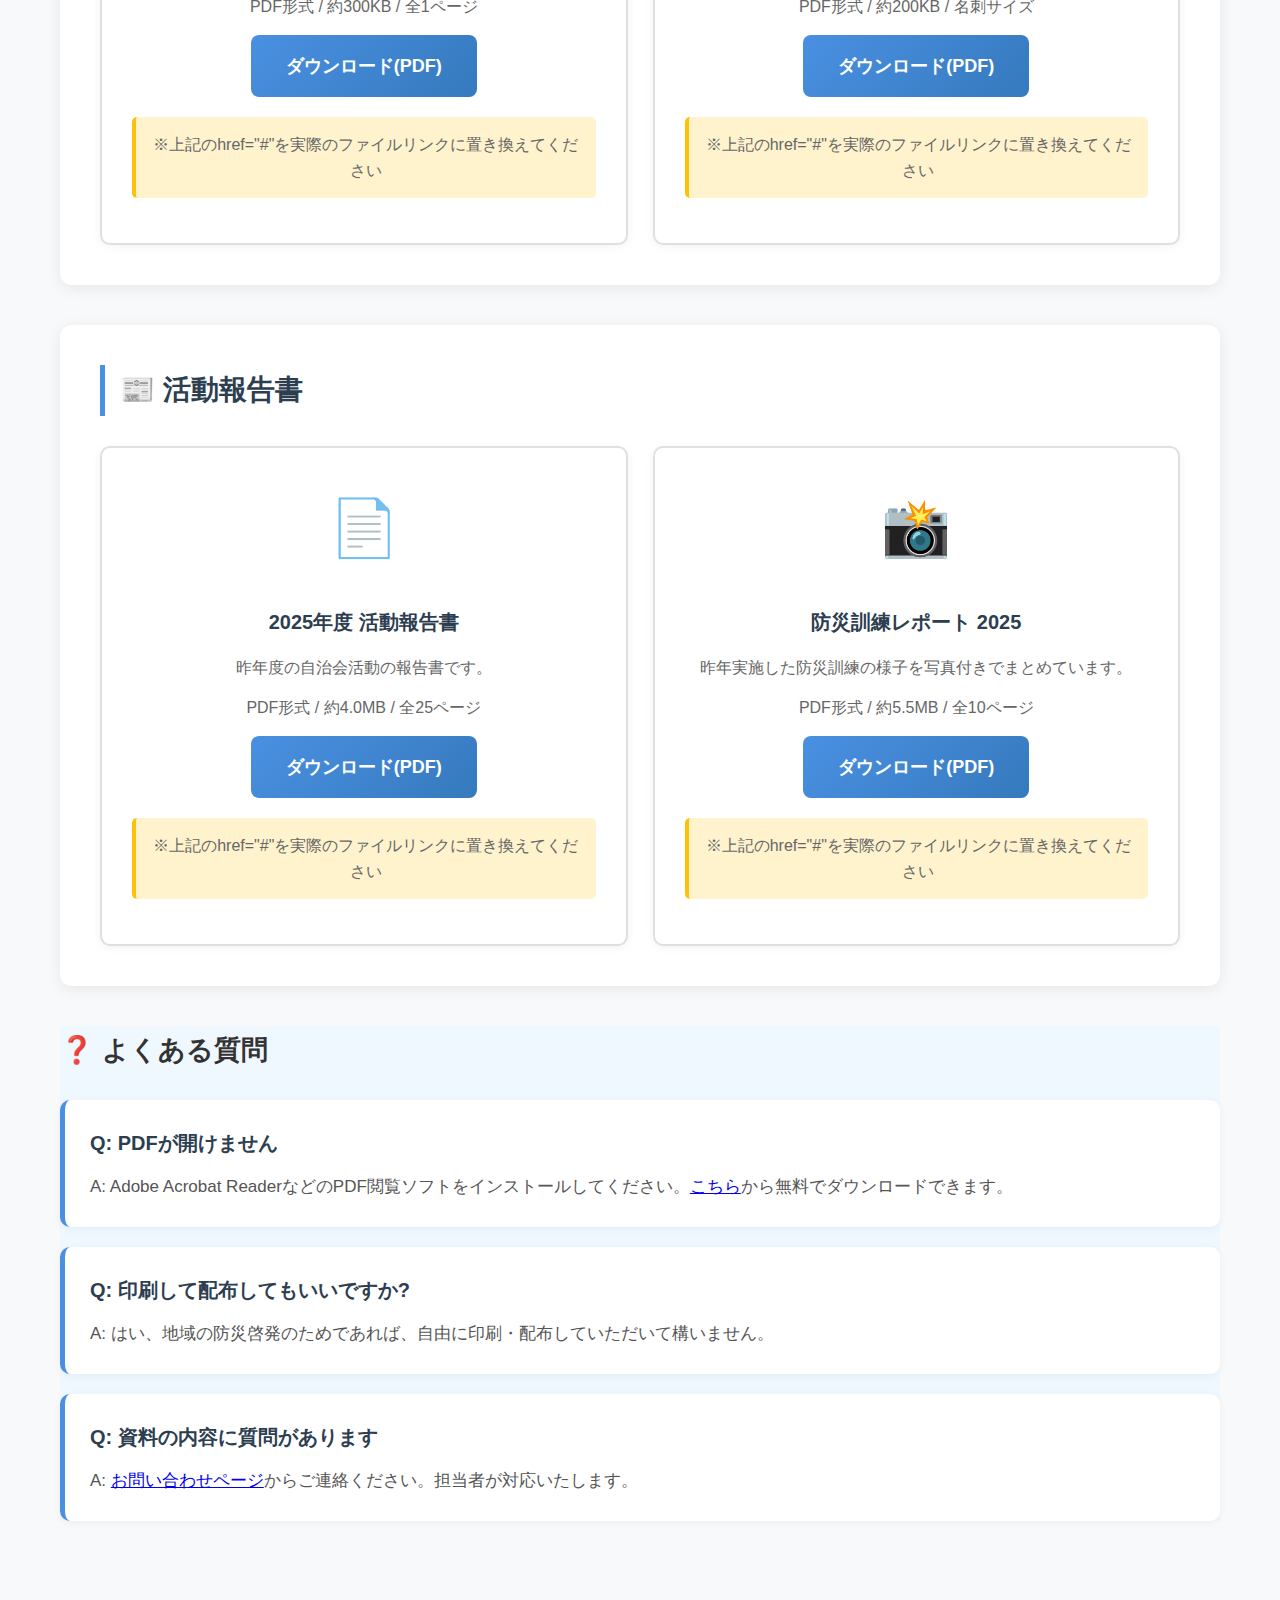
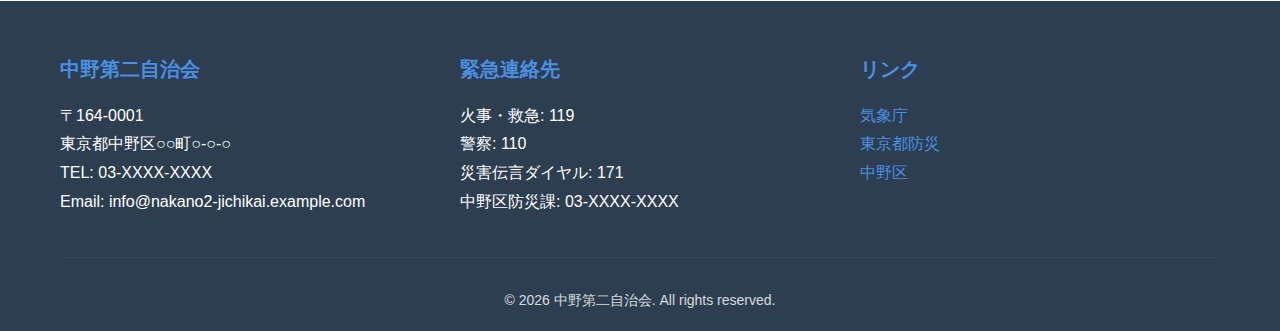
<file: download.html>
<!DOCTYPE html>
<html lang="ja">
<head>
    <meta charset="UTF-8">
    <meta name="viewport" content="width=device-width, initial-scale=1.0">
    <title>資料ダウンロード - 中野第二自治会</title>
    <link rel="stylesheet" href="css/style.css">
</head>
<body>
    <header>
        <div class="container">
            <h1>🏘️ 中野第二自治会</h1>
            <p class="subtitle">地域の安全・安心を守ります</p>
        </div>
    </header>

    <nav>
        <div class="container">
            <ul>
                <li><a href="index.html">ホーム</a></li>
                <li><a href="bousai.html">防災情報</a></li>
                <li><a href="download.html" class="active">資料ダウンロード</a></li>
                <li><a href="links.html">外部リンク</a></li>
                <li><a href="news.html">お知らせ</a></li>
                <li><a href="contact.html">お問い合わせ</a></li>
            </ul>
        </div>
    </nav>

    <main class="container">
        <section class="page-header">
            <h2>📄 資料ダウンロード</h2>
            <p class="lead">防災に関する資料をダウンロードできます</p>
        </section>

        <section class="content-section">
            <div class="download-intro">
                <h3>📥 資料のアップロード方法</h3>
                <p>管理者の方へ:実際の防災資料をアップロードする方法は以下の通りです。</p>
                
                <div class="upload-steps">
                    <h4>方法1: Google Driveを使う(推奨)</h4>
                    <ol>
                        <li><strong>Google Driveにアクセス</strong>して資料フォルダを作成</li>
                        <li>PDFファイルを<strong>アップロード</strong></li>
                        <li>ファイルを右クリック→「共有」→<strong>「リンクを知っている全員」</strong>に変更</li>
                        <li><strong>リンクをコピー</strong></li>
                        <li>このHTMLファイルの下記ボタンの<code>#</code>部分をコピーしたリンクに<strong>置き換え</strong></li>
                    </ol>
                    <p class="example">例: <code>&lt;a href="<strong>https://drive.google.com/file/d/YOUR-FILE-ID/view</strong>" class="btn btn-primary" target="_blank"&gt;</code></p>
                    
                    <h4>方法2: サーバーに直接アップロード</h4>
                    <ol>
                        <li>このウェブサイトのフォルダ内に<strong>「downloads」フォルダ</strong>を作成</li>
                        <li>PDFファイルをアップロード(例: bousai_manual.pdf)</li>
                        <li>下記ボタンの<code>#</code>を<code>downloads/bousai_manual.pdf</code>に置き換え</li>
                    </ol>
                </div>
            </div>
        </section>

        <section class="content-section">
            <h2>📚 防災マニュアル</h2>
            <div class="download-grid">
                <div class="download-card">
                    <div class="download-icon">📕</div>
                    <h3>中野第二自治会 防災マニュアル 2026年版</h3>
                    <p>地震・台風・火災などの災害時の対応方法をまとめた総合マニュアルです。</p>
                    <p class="file-info">PDF形式 / 約2.5MB / 全20ページ</p>
                    <a href="#" class="btn btn-primary" target="_blank">ダウンロード(PDF)</a>
                    <p class="note">※上記のhref="#"を実際のファイルリンクに置き換えてください</p>
                </div>

                <div class="download-card">
                    <div class="download-icon">🗺️</div>
                    <h3>地域防災マップ</h3>
                    <p>避難場所、危険箇所、AED設置場所などを記載した地図です。</p>
                    <p class="file-info">PDF形式 / 約1.8MB / A3サイズ</p>
                    <a href="#" class="btn btn-primary" target="_blank">ダウンロード(PDF)</a>
                    <p class="note">※上記のhref="#"を実際のファイルリンクに置き換えてください</p>
                </div>

                <div class="download-card">
                    <div class="download-icon">✅</div>
                    <h3>防災チェックリスト</h3>
                    <p>非常持ち出し品や備蓄品のチェックリストです。印刷してご利用ください。</p>
                    <p class="file-info">PDF形式 / 約500KB / 全2ページ</p>
                    <a href="#" class="btn btn-primary" target="_blank">ダウンロード(PDF)</a>
                    <p class="note">※上記のhref="#"を実際のファイルリンクに置き換えてください</p>
                </div>
            </div>
        </section>

        <section class="content-section">
            <h2>🏥 応急手当ガイド</h2>
            <div class="download-grid">
                <div class="download-card">
                    <div class="download-icon">🩹</div>
                    <h3>応急手当マニュアル</h3>
                    <p>けが人への応急手当の方法をイラスト付きで解説しています。</p>
                    <p class="file-info">PDF形式 / 約3.0MB / 全15ページ</p>
                    <a href="#" class="btn btn-primary" target="_blank">ダウンロード(PDF)</a>
                    <p class="note">※上記のhref="#"を実際のファイルリンクに置き換えてください</p>
                </div>

                <div class="download-card">
                    <div class="download-icon">💓</div>
                    <h3>AED使用ガイド</h3>
                    <p>AED(自動体外式除細動器)の使い方を分かりやすく説明しています。</p>
                    <p class="file-info">PDF形式 / 約1.2MB / 全5ページ</p>
                    <a href="#" class="btn btn-primary" target="_blank">ダウンロード(PDF)</a>
                    <p class="note">※上記のhref="#"を実際のファイルリンクに置き換えてください</p>
                </div>
            </div>
        </section>

        <section class="content-section">
            <h2>📞 緊急連絡先一覧</h2>
            <div class="download-grid">
                <div class="download-card">
                    <div class="download-icon">📱</div>
                    <h3>緊急連絡先リスト</h3>
                    <p>災害時の連絡先を一覧にまとめました。冷蔵庫などに貼ってご利用ください。</p>
                    <p class="file-info">PDF形式 / 約300KB / 全1ページ</p>
                    <a href="#" class="btn btn-primary" target="_blank">ダウンロード(PDF)</a>
                    <p class="note">※上記のhref="#"を実際のファイルリンクに置き換えてください</p>
                </div>

                <div class="download-card">
                    <div class="download-icon">👨‍👩‍👧‍👦</div>
                    <h3>家族の連絡カード</h3>
                    <p>家族の連絡先を記入できるカードです。各自持ち歩くことをおすすめします。</p>
                    <p class="file-info">PDF形式 / 約200KB / 名刺サイズ</p>
                    <a href="#" class="btn btn-primary" target="_blank">ダウンロード(PDF)</a>
                    <p class="note">※上記のhref="#"を実際のファイルリンクに置き換えてください</p>
                </div>
            </div>
        </section>

        <section class="content-section">
            <h2>📰 活動報告書</h2>
            <div class="download-grid">
                <div class="download-card">
                    <div class="download-icon">📄</div>
                    <h3>2025年度 活動報告書</h3>
                    <p>昨年度の自治会活動の報告書です。</p>
                    <p class="file-info">PDF形式 / 約4.0MB / 全25ページ</p>
                    <a href="#" class="btn btn-primary" target="_blank">ダウンロード(PDF)</a>
                    <p class="note">※上記のhref="#"を実際のファイルリンクに置き換えてください</p>
                </div>

                <div class="download-card">
                    <div class="download-icon">📸</div>
                    <h3>防災訓練レポート 2025</h3>
                    <p>昨年実施した防災訓練の様子を写真付きでまとめています。</p>
                    <p class="file-info">PDF形式 / 約5.5MB / 全10ページ</p>
                    <a href="#" class="btn btn-primary" target="_blank">ダウンロード(PDF)</a>
                    <p class="note">※上記のhref="#"を実際のファイルリンクに置き換えてください</p>
                </div>
            </div>
        </section>

        <section class="help-section">
            <h2>❓ よくある質問</h2>
            <div class="faq">
                <div class="faq-item">
                    <h3>Q: PDFが開けません</h3>
                    <p>A: Adobe Acrobat ReaderなどのPDF閲覧ソフトをインストールしてください。<a href="https://get.adobe.com/jp/reader/" target="_blank">こちら</a>から無料でダウンロードできます。</p>
                </div>
                <div class="faq-item">
                    <h3>Q: 印刷して配布してもいいですか?</h3>
                    <p>A: はい、地域の防災啓発のためであれば、自由に印刷・配布していただいて構いません。</p>
                </div>
                <div class="faq-item">
                    <h3>Q: 資料の内容に質問があります</h3>
                    <p>A: <a href="contact.html">お問い合わせページ</a>からご連絡ください。担当者が対応いたします。</p>
                </div>
            </div>
        </section>
    </main>

    <footer>
        <div class="container">
            <div class="footer-content">
                <div class="footer-section">
                    <h3>中野第二自治会</h3>
                    <p>〒164-0001<br>
                    東京都中野区○○町○-○-○<br>
                    TEL: 03-XXXX-XXXX<br>
                    Email: info@nakano2-jichikai.example.com</p>
                </div>
                <div class="footer-section">
                    <h3>緊急連絡先</h3>
                    <p>火事・救急: 119<br>
                    警察: 110<br>
                    災害伝言ダイヤル: 171<br>
                    中野区防災課: 03-XXXX-XXXX</p>
                </div>
                <div class="footer-section">
                    <h3>リンク</h3>
                    <p>
                        <a href="https://www.jma.go.jp/" target="_blank">気象庁</a><br>
                        <a href="https://www.bousai.metro.tokyo.lg.jp/" target="_blank">東京都防災</a><br>
                        <a href="https://www.city.tokyo-nakano.lg.jp/" target="_blank">中野区</a>
                    </p>
                </div>
            </div>
            <div class="footer-bottom">
                <p>&copy; 2026 中野第二自治会. All rights reserved.</p>
            </div>
        </div>
    </footer>
</body>
</html>
</file>
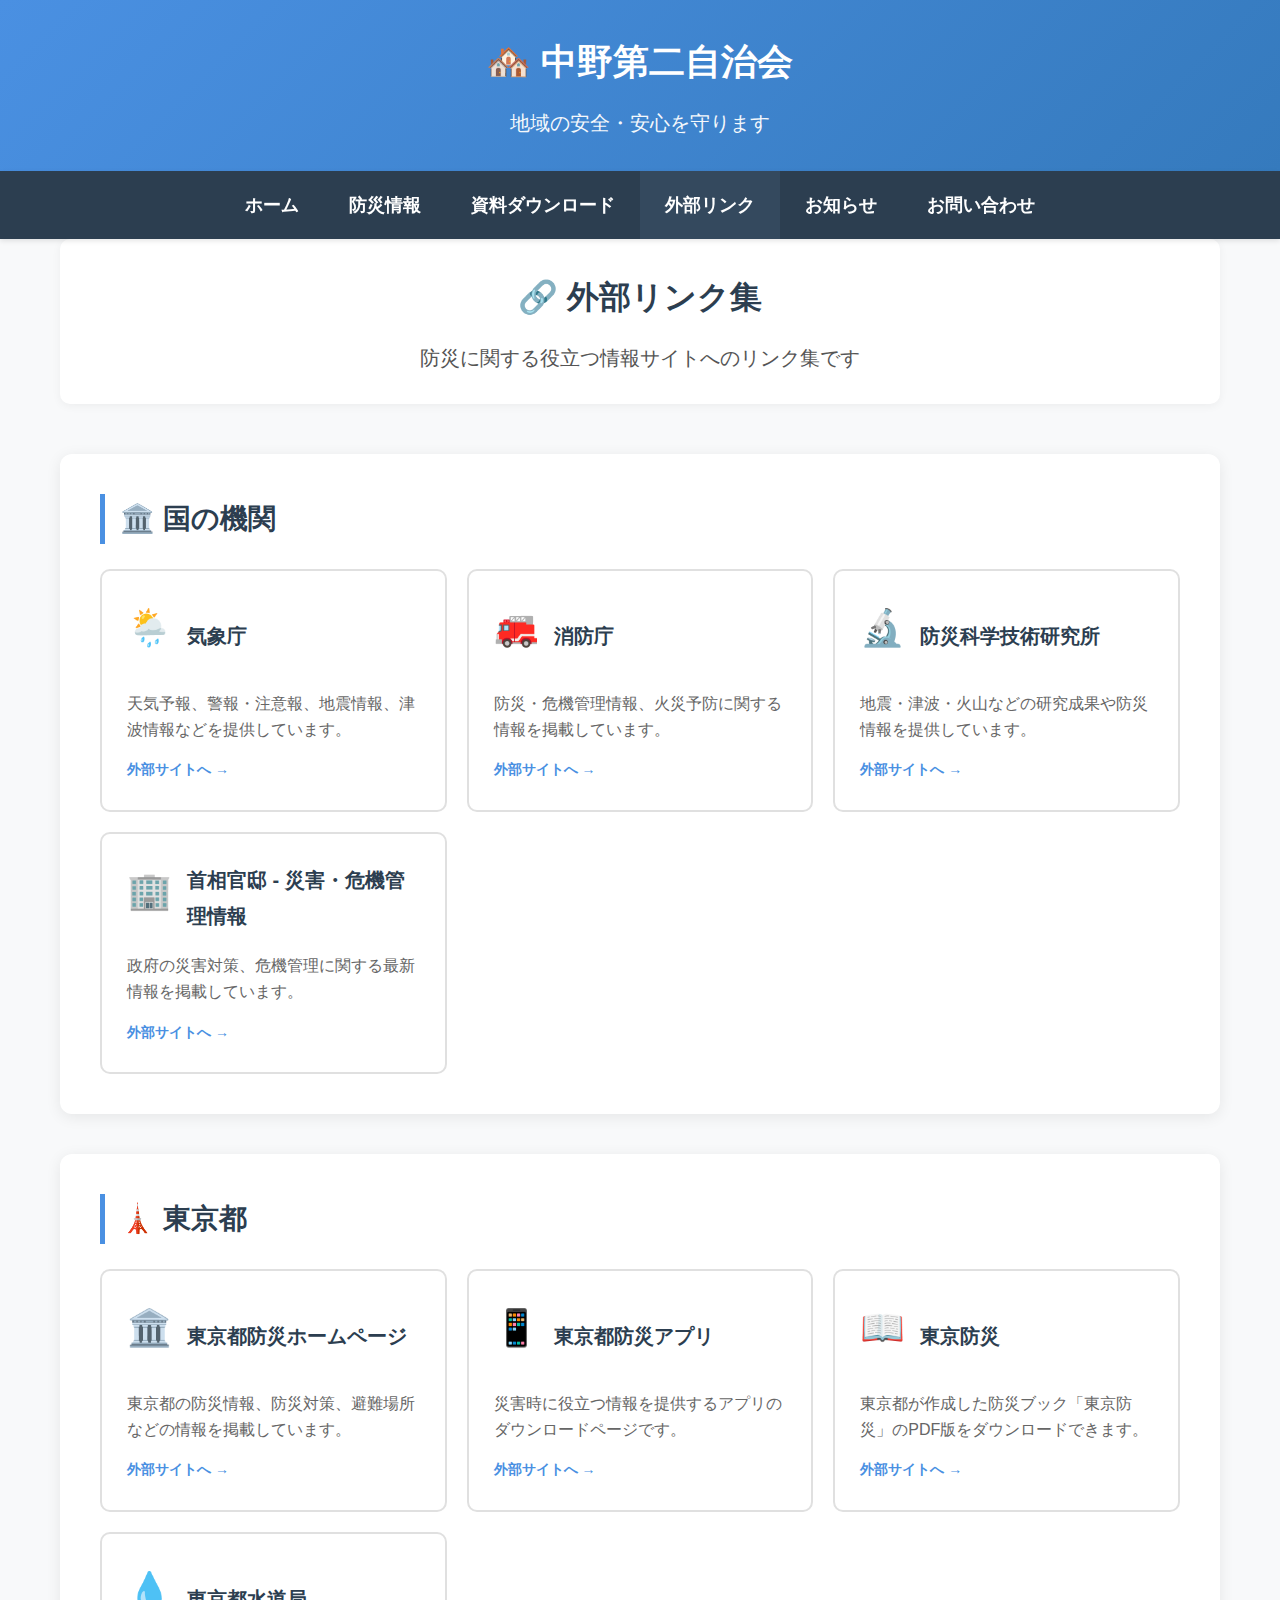
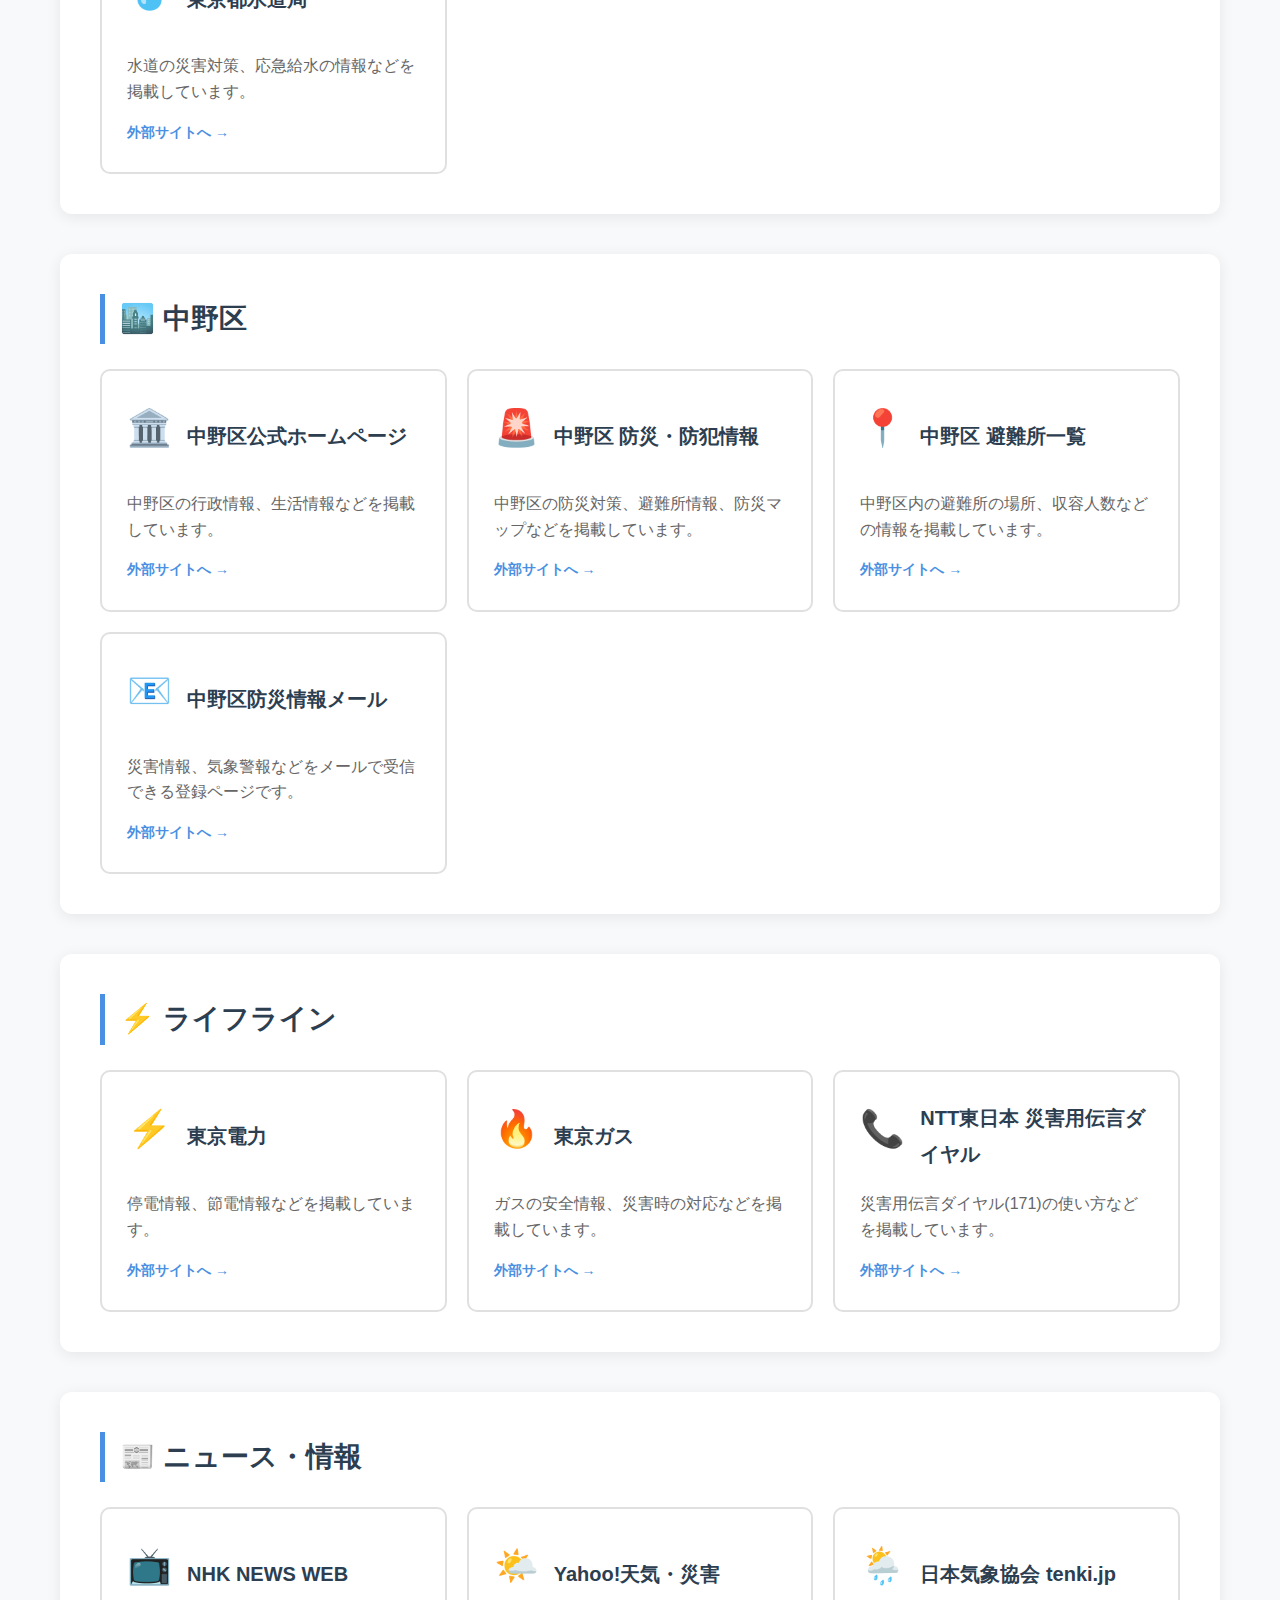
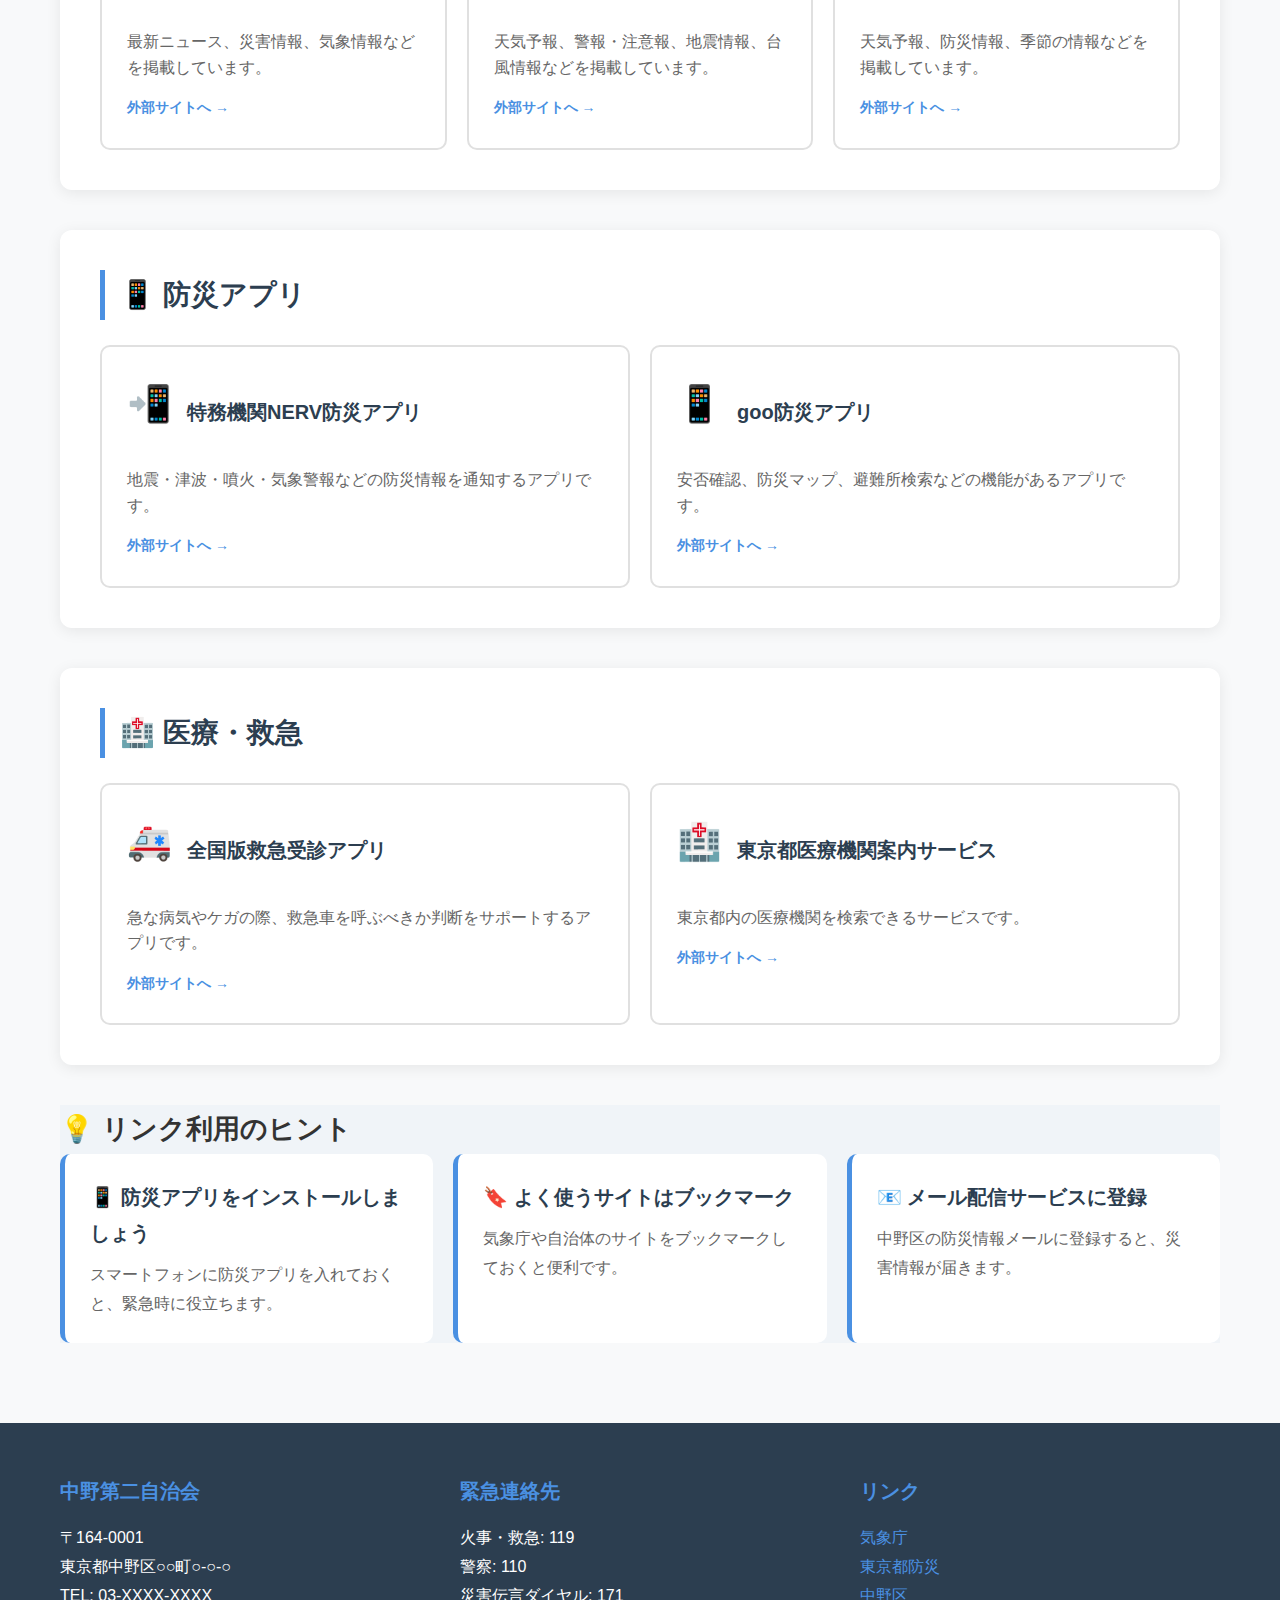
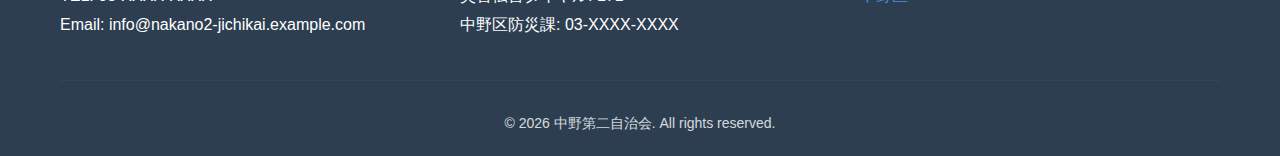
<file: links.html>
<!DOCTYPE html>
<html lang="ja">
<head>
    <meta charset="UTF-8">
    <meta name="viewport" content="width=device-width, initial-scale=1.0">
    <title>外部リンク - 中野第二自治会</title>
    <link rel="stylesheet" href="css/style.css">
</head>
<body>
    <header>
        <div class="container">
            <h1>🏘️ 中野第二自治会</h1>
            <p class="subtitle">地域の安全・安心を守ります</p>
        </div>
    </header>

    <nav>
        <div class="container">
            <ul>
                <li><a href="index.html">ホーム</a></li>
                <li><a href="bousai.html">防災情報</a></li>
                <li><a href="download.html">資料ダウンロード</a></li>
                <li><a href="links.html" class="active">外部リンク</a></li>
                <li><a href="news.html">お知らせ</a></li>
                <li><a href="contact.html">お問い合わせ</a></li>
            </ul>
        </div>
    </nav>

    <main class="container">
        <section class="page-header">
            <h2>🔗 外部リンク集</h2>
            <p class="lead">防災に関する役立つ情報サイトへのリンク集です</p>
        </section>

        <section class="content-section">
            <h2>🏛️ 国の機関</h2>
            <div class="links-grid">
                <a href="https://www.jma.go.jp/" target="_blank" class="link-item">
                    <div class="link-header">
                        <span class="link-icon">🌦️</span>
                        <h3>気象庁</h3>
                    </div>
                    <p>天気予報、警報・注意報、地震情報、津波情報などを提供しています。</p>
                    <span class="external-link">外部サイトへ →</span>
                </a>

                <a href="https://www.fdma.go.jp/" target="_blank" class="link-item">
                    <div class="link-header">
                        <span class="link-icon">🚒</span>
                        <h3>消防庁</h3>
                    </div>
                    <p>防災・危機管理情報、火災予防に関する情報を掲載しています。</p>
                    <span class="external-link">外部サイトへ →</span>
                </a>

                <a href="https://www.bosai.go.jp/" target="_blank" class="link-item">
                    <div class="link-header">
                        <span class="link-icon">🔬</span>
                        <h3>防災科学技術研究所</h3>
                    </div>
                    <p>地震・津波・火山などの研究成果や防災情報を提供しています。</p>
                    <span class="external-link">外部サイトへ →</span>
                </a>

                <a href="https://www.kantei.go.jp/jp/headline/bousai/" target="_blank" class="link-item">
                    <div class="link-header">
                        <span class="link-icon">🏢</span>
                        <h3>首相官邸 - 災害・危機管理情報</h3>
                    </div>
                    <p>政府の災害対策、危機管理に関する最新情報を掲載しています。</p>
                    <span class="external-link">外部サイトへ →</span>
                </a>
            </div>
        </section>

        <section class="content-section">
            <h2>🗼 東京都</h2>
            <div class="links-grid">
                <a href="https://www.bousai.metro.tokyo.lg.jp/" target="_blank" class="link-item">
                    <div class="link-header">
                        <span class="link-icon">🏛️</span>
                        <h3>東京都防災ホームページ</h3>
                    </div>
                    <p>東京都の防災情報、防災対策、避難場所などの情報を掲載しています。</p>
                    <span class="external-link">外部サイトへ →</span>
                </a>

                <a href="https://www.bousai.metro.tokyo.lg.jp/mytimeline/1005744/" target="_blank" class="link-item">
                    <div class="link-header">
                        <span class="link-icon">📱</span>
                        <h3>東京都防災アプリ</h3>
                    </div>
                    <p>災害時に役立つ情報を提供するアプリのダウンロードページです。</p>
                    <span class="external-link">外部サイトへ →</span>
                </a>

                <a href="https://www.bousai.metro.tokyo.lg.jp/taisaku/torikumi/1000067/1021571.html" target="_blank" class="link-item">
                    <div class="link-header">
                        <span class="link-icon">📖</span>
                        <h3>東京防災</h3>
                    </div>
                    <p>東京都が作成した防災ブック「東京防災」のPDF版をダウンロードできます。</p>
                    <span class="external-link">外部サイトへ →</span>
                </a>

                <a href="https://www.waterworks.metro.tokyo.lg.jp/" target="_blank" class="link-item">
                    <div class="link-header">
                        <span class="link-icon">💧</span>
                        <h3>東京都水道局</h3>
                    </div>
                    <p>水道の災害対策、応急給水の情報などを掲載しています。</p>
                    <span class="external-link">外部サイトへ →</span>
                </a>
            </div>
        </section>

        <section class="content-section">
            <h2>🏙️ 中野区</h2>
            <div class="links-grid">
                <a href="https://www.city.tokyo-nakano.lg.jp/" target="_blank" class="link-item">
                    <div class="link-header">
                        <span class="link-icon">🏛️</span>
                        <h3>中野区公式ホームページ</h3>
                    </div>
                    <p>中野区の行政情報、生活情報などを掲載しています。</p>
                    <span class="external-link">外部サイトへ →</span>
                </a>

                <a href="https://www.city.tokyo-nakano.lg.jp/kurashi/bosai/index.html" target="_blank" class="link-item">
                    <div class="link-header">
                        <span class="link-icon">🚨</span>
                        <h3>中野区 防災・防犯情報</h3>
                    </div>
                    <p>中野区の防災対策、避難所情報、防災マップなどを掲載しています。</p>
                    <span class="external-link">外部サイトへ →</span>
                </a>

                <a href="https://www.city.tokyo-nakano.lg.jp/kurashi/bosai/hinan/index.html" target="_blank" class="link-item">
                    <div class="link-header">
                        <span class="link-icon">📍</span>
                        <h3>中野区 避難所一覧</h3>
                    </div>
                    <p>中野区内の避難所の場所、収容人数などの情報を掲載しています。</p>
                    <span class="external-link">外部サイトへ →</span>
                </a>

                <a href="https://www.city.tokyo-nakano.lg.jp/kurashi/bosai/mail.html" target="_blank" class="link-item">
                    <div class="link-header">
                        <span class="link-icon">📧</span>
                        <h3>中野区防災情報メール</h3>
                    </div>
                    <p>災害情報、気象警報などをメールで受信できる登録ページです。</p>
                    <span class="external-link">外部サイトへ →</span>
                </a>
            </div>
        </section>

        <section class="content-section">
            <h2>⚡ ライフライン</h2>
            <div class="links-grid">
                <a href="https://www.tepco.co.jp/" target="_blank" class="link-item">
                    <div class="link-header">
                        <span class="link-icon">⚡</span>
                        <h3>東京電力</h3>
                    </div>
                    <p>停電情報、節電情報などを掲載しています。</p>
                    <span class="external-link">外部サイトへ →</span>
                </a>

                <a href="https://www.tokyo-gas.co.jp/" target="_blank" class="link-item">
                    <div class="link-header">
                        <span class="link-icon">🔥</span>
                        <h3>東京ガス</h3>
                    </div>
                    <p>ガスの安全情報、災害時の対応などを掲載しています。</p>
                    <span class="external-link">外部サイトへ →</span>
                </a>

                <a href="https://www.ntt-east.co.jp/saigai/" target="_blank" class="link-item">
                    <div class="link-header">
                        <span class="link-icon">📞</span>
                        <h3>NTT東日本 災害用伝言ダイヤル</h3>
                    </div>
                    <p>災害用伝言ダイヤル(171)の使い方などを掲載しています。</p>
                    <span class="external-link">外部サイトへ →</span>
                </a>
            </div>
        </section>

        <section class="content-section">
            <h2>📰 ニュース・情報</h2>
            <div class="links-grid">
                <a href="https://www3.nhk.or.jp/news/" target="_blank" class="link-item">
                    <div class="link-header">
                        <span class="link-icon">📺</span>
                        <h3>NHK NEWS WEB</h3>
                    </div>
                    <p>最新ニュース、災害情報、気象情報などを掲載しています。</p>
                    <span class="external-link">外部サイトへ →</span>
                </a>

                <a href="https://weather.yahoo.co.jp/weather/" target="_blank" class="link-item">
                    <div class="link-header">
                        <span class="link-icon">🌤️</span>
                        <h3>Yahoo!天気・災害</h3>
                    </div>
                    <p>天気予報、警報・注意報、地震情報、台風情報などを掲載しています。</p>
                    <span class="external-link">外部サイトへ →</span>
                </a>

                <a href="https://tenki.jp/" target="_blank" class="link-item">
                    <div class="link-header">
                        <span class="link-icon">🌦️</span>
                        <h3>日本気象協会 tenki.jp</h3>
                    </div>
                    <p>天気予報、防災情報、季節の情報などを掲載しています。</p>
                    <span class="external-link">外部サイトへ →</span>
                </a>
            </div>
        </section>

        <section class="content-section">
            <h2>📱 防災アプリ</h2>
            <div class="links-grid">
                <a href="https://www.rcsc.dis.titech.ac.jp/icuapp/" target="_blank" class="link-item">
                    <div class="link-header">
                        <span class="link-icon">📲</span>
                        <h3>特務機関NERV防災アプリ</h3>
                    </div>
                    <p>地震・津波・噴火・気象警報などの防災情報を通知するアプリです。</p>
                    <span class="external-link">外部サイトへ →</span>
                </a>

                <a href="https://www.goo.ne.jp/green/life/bosai/" target="_blank" class="link-item">
                    <div class="link-header">
                        <span class="link-icon">📱</span>
                        <h3>goo防災アプリ</h3>
                    </div>
                    <p>安否確認、防災マップ、避難所検索などの機能があるアプリです。</p>
                    <span class="external-link">外部サイトへ →</span>
                </a>
            </div>
        </section>

        <section class="content-section">
            <h2>🏥 医療・救急</h2>
            <div class="links-grid">
                <a href="https://www.fdma.go.jp/mission/enrichment/appropriate/appropriate003.html" target="_blank" class="link-item">
                    <div class="link-header">
                        <span class="link-icon">🚑</span>
                        <h3>全国版救急受診アプリ</h3>
                    </div>
                    <p>急な病気やケガの際、救急車を呼ぶべきか判断をサポートするアプリです。</p>
                    <span class="external-link">外部サイトへ →</span>
                </a>

                <a href="https://www.himawari.metro.tokyo.jp/" target="_blank" class="link-item">
                    <div class="link-header">
                        <span class="link-icon">🏥</span>
                        <h3>東京都医療機関案内サービス</h3>
                    </div>
                    <p>東京都内の医療機関を検索できるサービスです。</p>
                    <span class="external-link">外部サイトへ →</span>
                </a>
            </div>
        </section>

        <section class="tips-section">
            <h2>💡 リンク利用のヒント</h2>
            <div class="tips-list">
                <div class="tip-item">
                    <h3>📱 防災アプリをインストールしましょう</h3>
                    <p>スマートフォンに防災アプリを入れておくと、緊急時に役立ちます。</p>
                </div>
                <div class="tip-item">
                    <h3>🔖 よく使うサイトはブックマーク</h3>
                    <p>気象庁や自治体のサイトをブックマークしておくと便利です。</p>
                </div>
                <div class="tip-item">
                    <h3>📧 メール配信サービスに登録</h3>
                    <p>中野区の防災情報メールに登録すると、災害情報が届きます。</p>
                </div>
            </div>
        </section>
    </main>

    <footer>
        <div class="container">
            <div class="footer-content">
                <div class="footer-section">
                    <h3>中野第二自治会</h3>
                    <p>〒164-0001<br>
                    東京都中野区○○町○-○-○<br>
                    TEL: 03-XXXX-XXXX<br>
                    Email: info@nakano2-jichikai.example.com</p>
                </div>
                <div class="footer-section">
                    <h3>緊急連絡先</h3>
                    <p>火事・救急: 119<br>
                    警察: 110<br>
                    災害伝言ダイヤル: 171<br>
                    中野区防災課: 03-XXXX-XXXX</p>
                </div>
                <div class="footer-section">
                    <h3>リンク</h3>
                    <p>
                        <a href="https://www.jma.go.jp/" target="_blank">気象庁</a><br>
                        <a href="https://www.bousai.metro.tokyo.lg.jp/" target="_blank">東京都防災</a><br>
                        <a href="https://www.city.tokyo-nakano.lg.jp/" target="_blank">中野区</a>
                    </p>
                </div>
            </div>
            <div class="footer-bottom">
                <p>&copy; 2026 中野第二自治会. All rights reserved.</p>
            </div>
        </div>
    </footer>
</body>
</html>
</file>
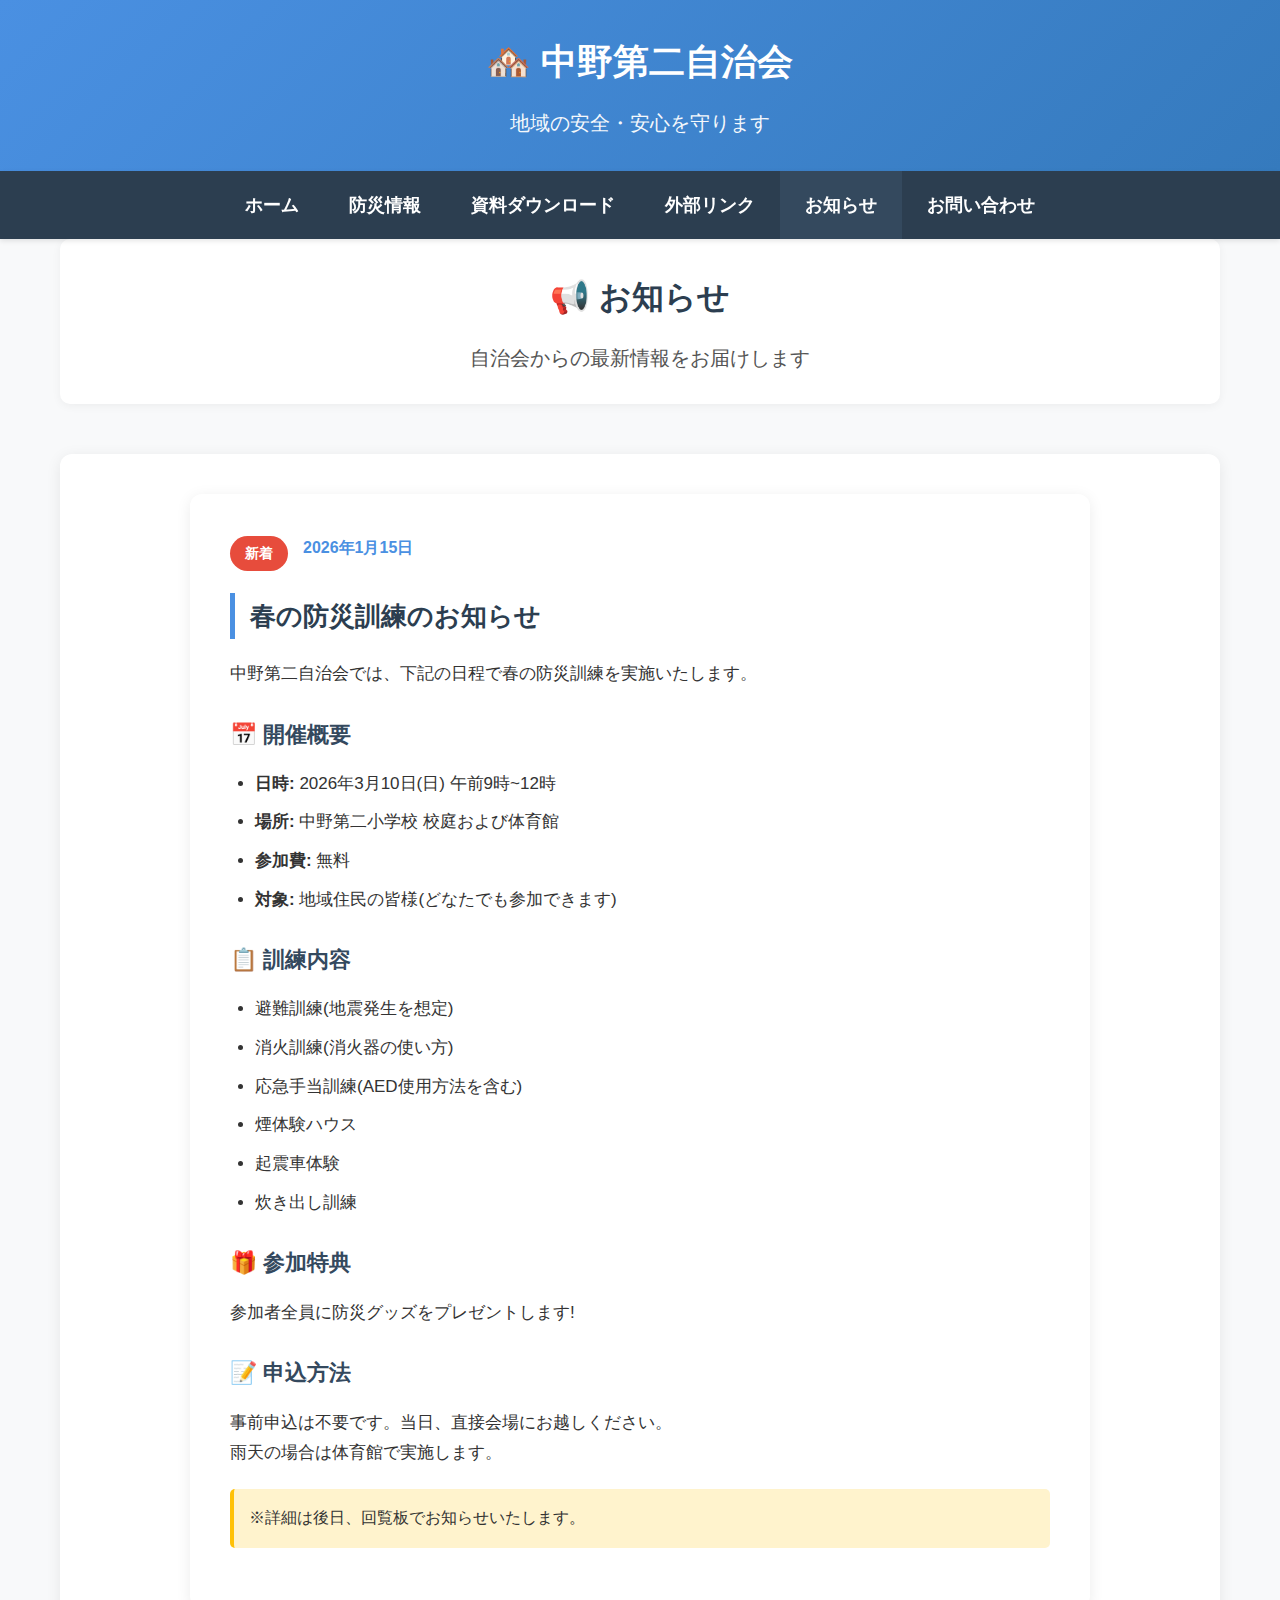
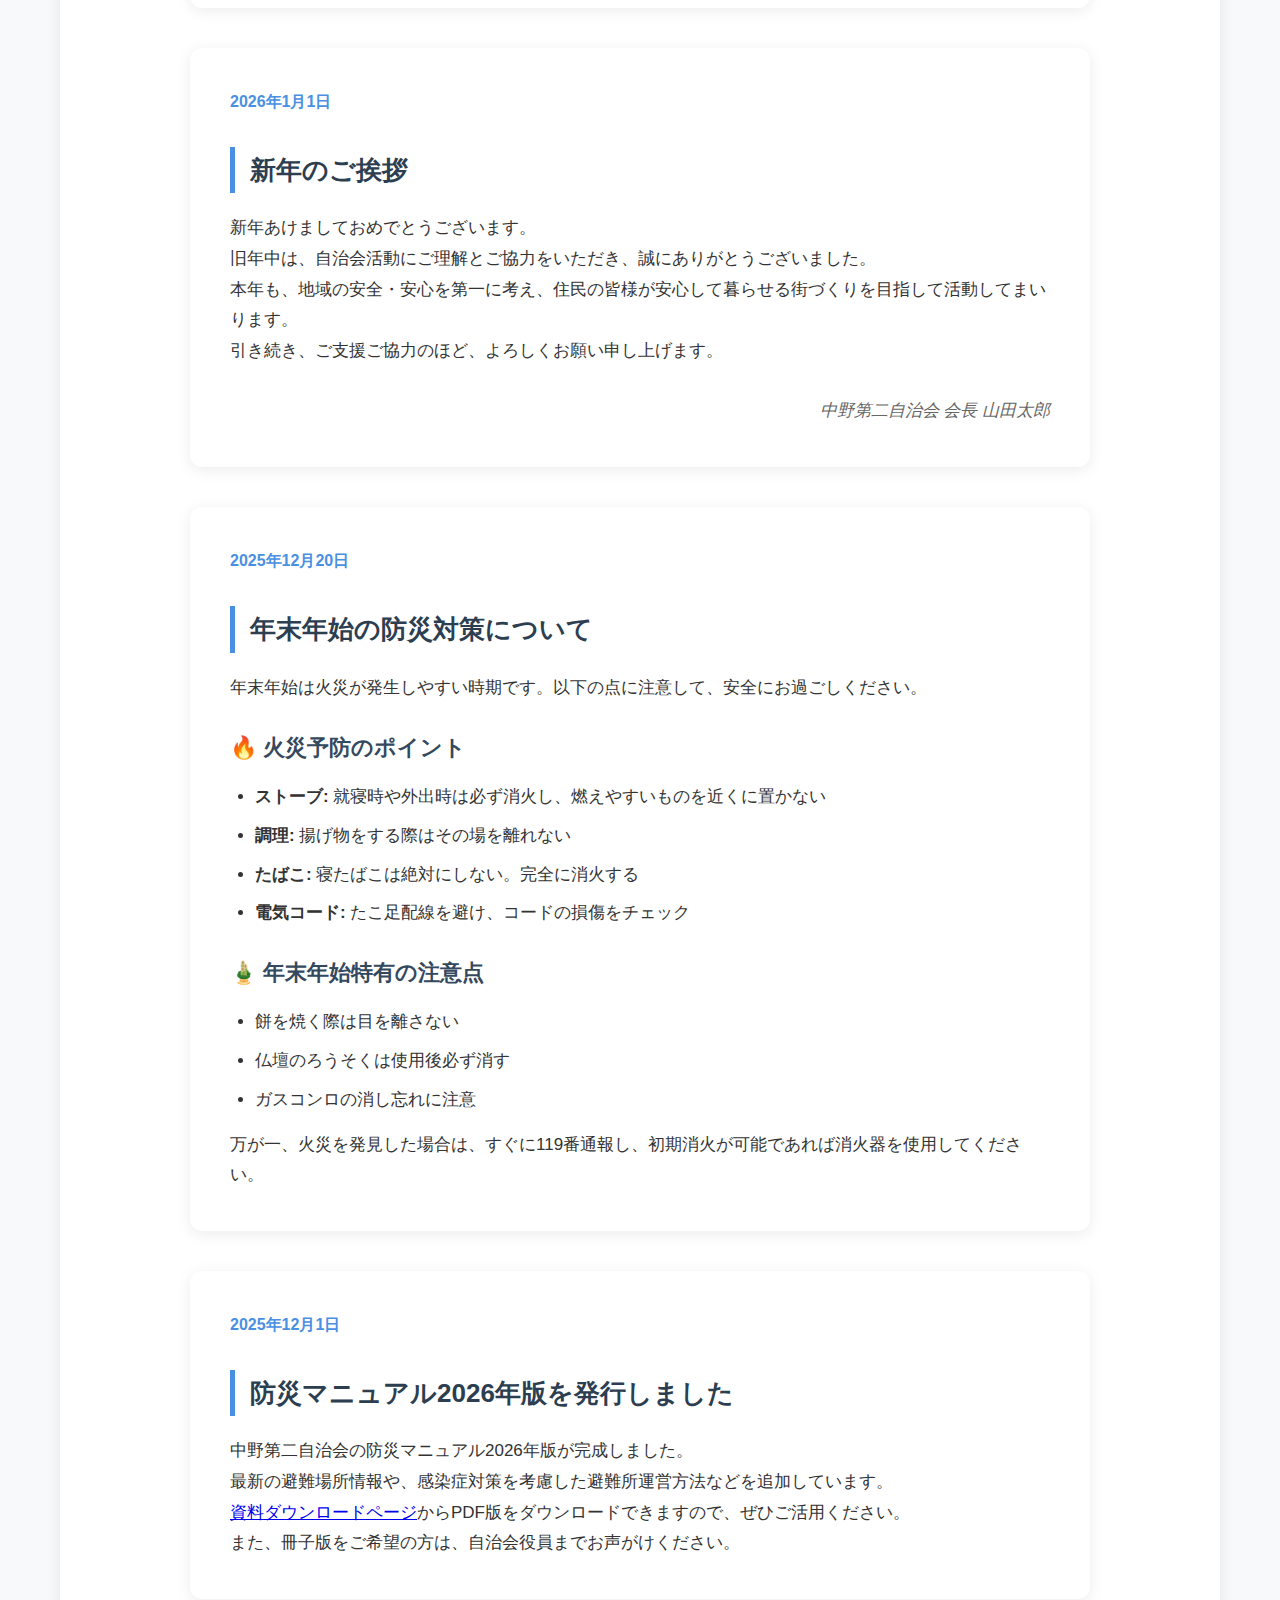
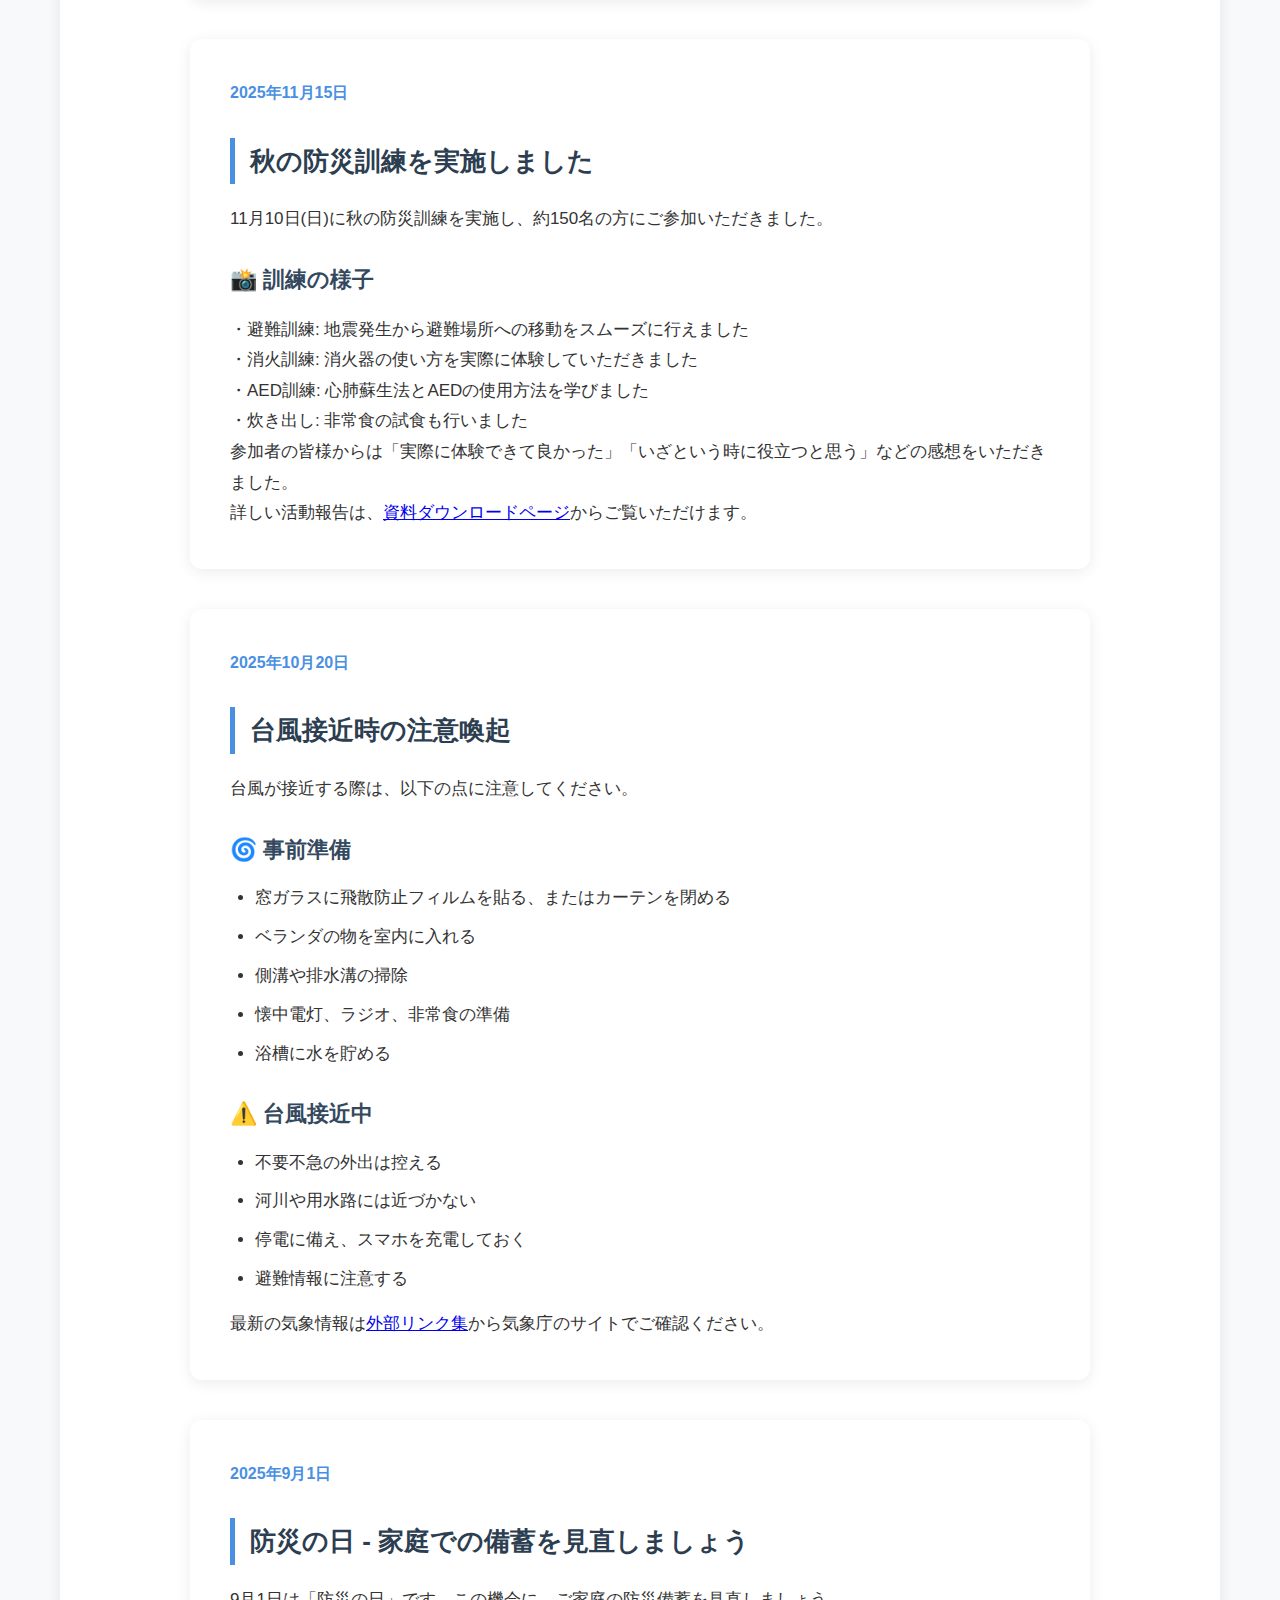
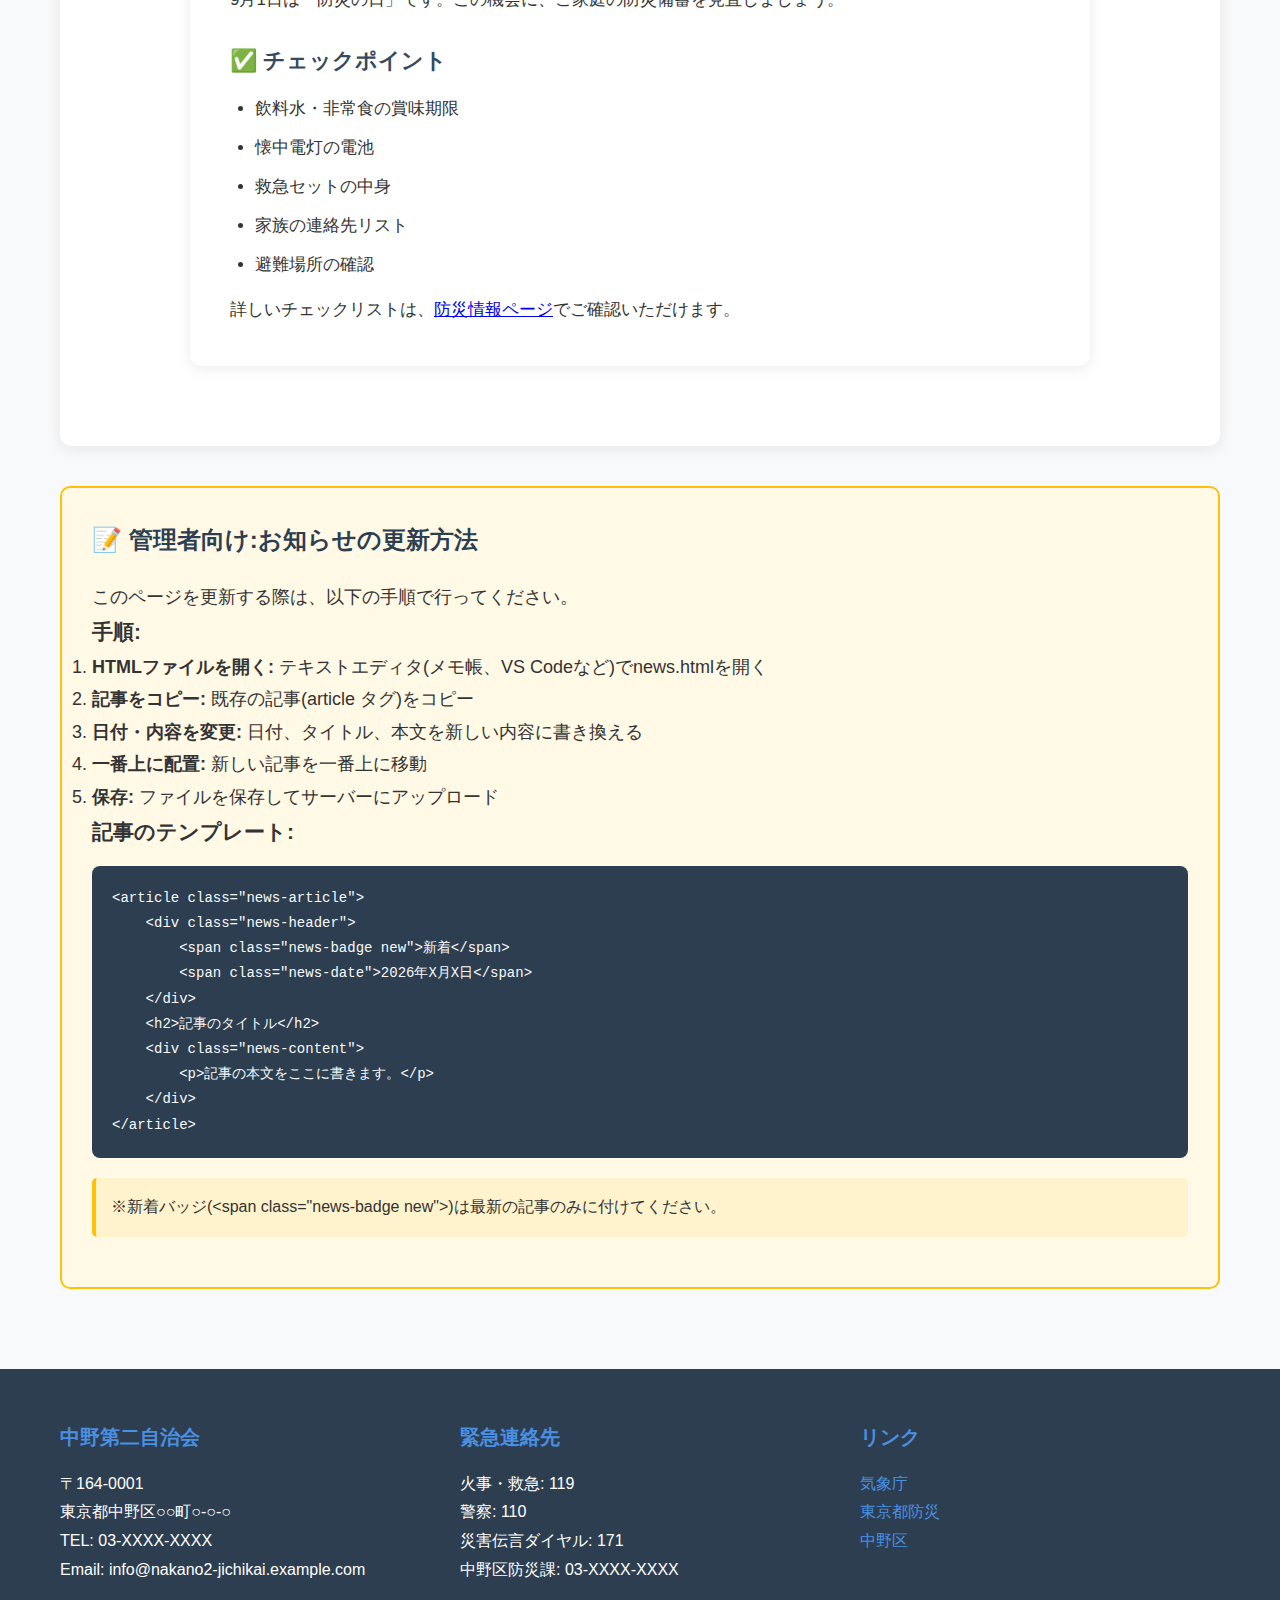
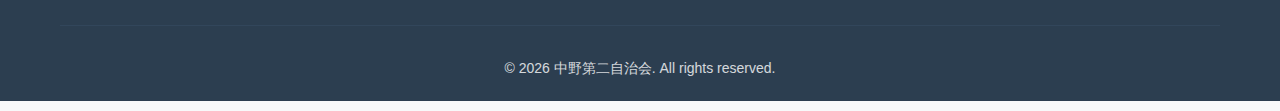
<file: news.html>
<!DOCTYPE html>
<html lang="ja">
<head>
    <meta charset="UTF-8">
    <meta name="viewport" content="width=device-width, initial-scale=1.0">
    <title>お知らせ - 中野第二自治会</title>
    <link rel="stylesheet" href="css/style.css">
</head>
<body>
    <header>
        <div class="container">
            <h1>🏘️ 中野第二自治会</h1>
            <p class="subtitle">地域の安全・安心を守ります</p>
        </div>
    </header>

    <nav>
        <div class="container">
            <ul>
                <li><a href="index.html">ホーム</a></li>
                <li><a href="bousai.html">防災情報</a></li>
                <li><a href="download.html">資料ダウンロード</a></li>
                <li><a href="links.html">外部リンク</a></li>
                <li><a href="news.html" class="active">お知らせ</a></li>
                <li><a href="contact.html">お問い合わせ</a></li>
            </ul>
        </div>
    </nav>

    <main class="container">
        <section class="page-header">
            <h2>📢 お知らせ</h2>
            <p class="lead">自治会からの最新情報をお届けします</p>
        </section>

        <section class="content-section">
            <div class="news-detail">
                <article class="news-article">
                    <div class="news-header">
                        <span class="news-badge new">新着</span>
                        <span class="news-date">2026年1月15日</span>
                    </div>
                    <h2>春の防災訓練のお知らせ</h2>
                    <div class="news-content">
                        <p>中野第二自治会では、下記の日程で春の防災訓練を実施いたします。</p>
                        
                        <h3>📅 開催概要</h3>
                        <ul>
                            <li><strong>日時:</strong> 2026年3月10日(日) 午前9時~12時</li>
                            <li><strong>場所:</strong> 中野第二小学校 校庭および体育館</li>
                            <li><strong>参加費:</strong> 無料</li>
                            <li><strong>対象:</strong> 地域住民の皆様(どなたでも参加できます)</li>
                        </ul>

                        <h3>📋 訓練内容</h3>
                        <ul>
                            <li>避難訓練(地震発生を想定)</li>
                            <li>消火訓練(消火器の使い方)</li>
                            <li>応急手当訓練(AED使用方法を含む)</li>
                            <li>煙体験ハウス</li>
                            <li>起震車体験</li>
                            <li>炊き出し訓練</li>
                        </ul>

                        <h3>🎁 参加特典</h3>
                        <p>参加者全員に防災グッズをプレゼントします!</p>

                        <h3>📝 申込方法</h3>
                        <p>事前申込は不要です。当日、直接会場にお越しください。<br>
                        雨天の場合は体育館で実施します。</p>

                        <p class="note">※詳細は後日、回覧板でお知らせいたします。</p>
                    </div>
                </article>

                <article class="news-article">
                    <div class="news-header">
                        <span class="news-date">2026年1月1日</span>
                    </div>
                    <h2>新年のご挨拶</h2>
                    <div class="news-content">
                        <p>新年あけましておめでとうございます。</p>
                        <p>旧年中は、自治会活動にご理解とご協力をいただき、誠にありがとうございました。</p>
                        <p>本年も、地域の安全・安心を第一に考え、住民の皆様が安心して暮らせる街づくりを目指して活動してまいります。</p>
                        <p>引き続き、ご支援ご協力のほど、よろしくお願い申し上げます。</p>
                        <p class="signature">中野第二自治会 会長 山田太郎</p>
                    </div>
                </article>

                <article class="news-article">
                    <div class="news-header">
                        <span class="news-date">2025年12月20日</span>
                    </div>
                    <h2>年末年始の防災対策について</h2>
                    <div class="news-content">
                        <p>年末年始は火災が発生しやすい時期です。以下の点に注意して、安全にお過ごしください。</p>

                        <h3>🔥 火災予防のポイント</h3>
                        <ul>
                            <li><strong>ストーブ:</strong> 就寝時や外出時は必ず消火し、燃えやすいものを近くに置かない</li>
                            <li><strong>調理:</strong> 揚げ物をする際はその場を離れない</li>
                            <li><strong>たばこ:</strong> 寝たばこは絶対にしない。完全に消火する</li>
                            <li><strong>電気コード:</strong> たこ足配線を避け、コードの損傷をチェック</li>
                        </ul>

                        <h3>🎍 年末年始特有の注意点</h3>
                        <ul>
                            <li>餅を焼く際は目を離さない</li>
                            <li>仏壇のろうそくは使用後必ず消す</li>
                            <li>ガスコンロの消し忘れに注意</li>
                        </ul>

                        <p>万が一、火災を発見した場合は、すぐに119番通報し、初期消火が可能であれば消火器を使用してください。</p>
                    </div>
                </article>

                <article class="news-article">
                    <div class="news-header">
                        <span class="news-date">2025年12月1日</span>
                    </div>
                    <h2>防災マニュアル2026年版を発行しました</h2>
                    <div class="news-content">
                        <p>中野第二自治会の防災マニュアル2026年版が完成しました。</p>
                        <p>最新の避難場所情報や、感染症対策を考慮した避難所運営方法などを追加しています。</p>
                        <p><a href="download.html">資料ダウンロードページ</a>からPDF版をダウンロードできますので、ぜひご活用ください。</p>
                        <p>また、冊子版をご希望の方は、自治会役員までお声がけください。</p>
                    </div>
                </article>

                <article class="news-article">
                    <div class="news-header">
                        <span class="news-date">2025年11月15日</span>
                    </div>
                    <h2>秋の防災訓練を実施しました</h2>
                    <div class="news-content">
                        <p>11月10日(日)に秋の防災訓練を実施し、約150名の方にご参加いただきました。</p>
                        
                        <h3>📸 訓練の様子</h3>
                        <p>・避難訓練: 地震発生から避難場所への移動をスムーズに行えました<br>
                        ・消火訓練: 消火器の使い方を実際に体験していただきました<br>
                        ・AED訓練: 心肺蘇生法とAEDの使用方法を学びました<br>
                        ・炊き出し: 非常食の試食も行いました</p>

                        <p>参加者の皆様からは「実際に体験できて良かった」「いざという時に役立つと思う」などの感想をいただきました。</p>
                        <p>詳しい活動報告は、<a href="download.html">資料ダウンロードページ</a>からご覧いただけます。</p>
                    </div>
                </article>

                <article class="news-article">
                    <div class="news-header">
                        <span class="news-date">2025年10月20日</span>
                    </div>
                    <h2>台風接近時の注意喚起</h2>
                    <div class="news-content">
                        <p>台風が接近する際は、以下の点に注意してください。</p>

                        <h3>🌀 事前準備</h3>
                        <ul>
                            <li>窓ガラスに飛散防止フィルムを貼る、またはカーテンを閉める</li>
                            <li>ベランダの物を室内に入れる</li>
                            <li>側溝や排水溝の掃除</li>
                            <li>懐中電灯、ラジオ、非常食の準備</li>
                            <li>浴槽に水を貯める</li>
                        </ul>

                        <h3>⚠️ 台風接近中</h3>
                        <ul>
                            <li>不要不急の外出は控える</li>
                            <li>河川や用水路には近づかない</li>
                            <li>停電に備え、スマホを充電しておく</li>
                            <li>避難情報に注意する</li>
                        </ul>

                        <p>最新の気象情報は<a href="links.html">外部リンク集</a>から気象庁のサイトでご確認ください。</p>
                    </div>
                </article>

                <article class="news-article">
                    <div class="news-header">
                        <span class="news-date">2025年9月1日</span>
                    </div>
                    <h2>防災の日 - 家庭での備蓄を見直しましょう</h2>
                    <div class="news-content">
                        <p>9月1日は「防災の日」です。この機会に、ご家庭の防災備蓄を見直しましょう。</p>

                        <h3>✅ チェックポイント</h3>
                        <ul>
                            <li>飲料水・非常食の賞味期限</li>
                            <li>懐中電灯の電池</li>
                            <li>救急セットの中身</li>
                            <li>家族の連絡先リスト</li>
                            <li>避難場所の確認</li>
                        </ul>

                        <p>詳しいチェックリストは、<a href="bousai.html">防災情報ページ</a>でご確認いただけます。</p>
                    </div>
                </article>
            </div>
        </section>

        <section class="update-guide">
            <h2>📝 管理者向け:お知らせの更新方法</h2>
            <div class="guide-content">
                <p>このページを更新する際は、以下の手順で行ってください。</p>
                
                <h3>手順:</h3>
                <ol>
                    <li><strong>HTMLファイルを開く:</strong> テキストエディタ(メモ帳、VS Codeなど)でnews.htmlを開く</li>
                    <li><strong>記事をコピー:</strong> 既存の記事(article タグ)をコピー</li>
                    <li><strong>日付・内容を変更:</strong> 日付、タイトル、本文を新しい内容に書き換える</li>
                    <li><strong>一番上に配置:</strong> 新しい記事を一番上に移動</li>
                    <li><strong>保存:</strong> ファイルを保存してサーバーにアップロード</li>
                </ol>

                <h3>記事のテンプレート:</h3>
                <pre><code>&lt;article class="news-article"&gt;
    &lt;div class="news-header"&gt;
        &lt;span class="news-badge new"&gt;新着&lt;/span&gt;
        &lt;span class="news-date"&gt;2026年X月X日&lt;/span&gt;
    &lt;/div&gt;
    &lt;h2&gt;記事のタイトル&lt;/h2&gt;
    &lt;div class="news-content"&gt;
        &lt;p&gt;記事の本文をここに書きます。&lt;/p&gt;
    &lt;/div&gt;
&lt;/article&gt;</code></pre>

                <p class="note">※新着バッジ(&lt;span class="news-badge new"&gt;)は最新の記事のみに付けてください。</p>
            </div>
        </section>
    </main>

    <footer>
        <div class="container">
            <div class="footer-content">
                <div class="footer-section">
                    <h3>中野第二自治会</h3>
                    <p>〒164-0001<br>
                    東京都中野区○○町○-○-○<br>
                    TEL: 03-XXXX-XXXX<br>
                    Email: info@nakano2-jichikai.example.com</p>
                </div>
                <div class="footer-section">
                    <h3>緊急連絡先</h3>
                    <p>火事・救急: 119<br>
                    警察: 110<br>
                    災害伝言ダイヤル: 171<br>
                    中野区防災課: 03-XXXX-XXXX</p>
                </div>
                <div class="footer-section">
                    <h3>リンク</h3>
                    <p>
                        <a href="https://www.jma.go.jp/" target="_blank">気象庁</a><br>
                        <a href="https://www.bousai.metro.tokyo.lg.jp/" target="_blank">東京都防災</a><br>
                        <a href="https://www.city.tokyo-nakano.lg.jp/" target="_blank">中野区</a>
                    </p>
                </div>
            </div>
            <div class="footer-bottom">
                <p>&copy; 2026 中野第二自治会. All rights reserved.</p>
            </div>
        </div>
    </footer>
</body>
</html>
</file>
<file: css/style.css>
/* 中野第二自治会ホームページ スタイルシート */
/* 高齢者に優しいデザイン: 大きな文字、高コントラスト、シンプルなレイアウト */

/* ========== 基本設定 ========== */
* {
    margin: 0;
    padding: 0;
    box-sizing: border-box;
}

body {
    font-family: 'メイリオ', 'Meiryo', 'ヒラギノ角ゴ Pro', 'Hiragino Kaku Gothic Pro', sans-serif;
    font-size: 18px; /* 高齢者向けに大きめ */
    line-height: 1.8;
    color: #333;
    background-color: #f8f9fa;
}

.container {
    max-width: 1200px;
    margin: 0 auto;
    padding: 0 20px;
}

/* ========== ヘッダー ========== */
header {
    background: linear-gradient(135deg, #4a90e2 0%, #357abd 100%);
    color: white;
    padding: 30px 0;
    text-align: center;
    box-shadow: 0 2px 10px rgba(0,0,0,0.1);
}

header h1 {
    font-size: 36px;
    margin-bottom: 10px;
    font-weight: bold;
}

header .subtitle {
    font-size: 20px;
    opacity: 0.95;
}

/* ========== ナビゲーション ========== */
nav {
    background-color: #2c3e50;
    box-shadow: 0 2px 5px rgba(0,0,0,0.1);
    position: sticky;
    top: 0;
    z-index: 1000;
}

nav ul {
    list-style: none;
    display: flex;
    flex-wrap: wrap;
    justify-content: center;
    padding: 0;
}

nav li {
    margin: 0;
}

nav a {
    display: block;
    padding: 18px 25px;
    color: white;
    text-decoration: none;
    font-size: 18px;
    font-weight: bold;
    transition: background-color 0.3s;
}

nav a:hover,
nav a.active {
    background-color: #34495e;
}

/* ========== メインコンテンツ ========== */
main {
    padding: 40px 0;
    min-height: 60vh;
}

section {
    margin-bottom: 50px;
}

.page-header {
    text-align: center;
    margin-bottom: 50px;
    padding: 30px 20px;
    background-color: white;
    border-radius: 10px;
    box-shadow: 0 2px 10px rgba(0,0,0,0.05);
}

.page-header h2 {
    font-size: 32px;
    color: #2c3e50;
    margin-bottom: 15px;
}

.lead {
    font-size: 20px;
    color: #555;
    line-height: 1.6;
}

/* ========== ヒーローセクション ========== */
.hero {
    background: linear-gradient(135deg, #667eea 0%, #764ba2 100%);
    color: white;
    padding: 60px 40px;
    border-radius: 15px;
    text-align: center;
    margin-bottom: 50px;
    box-shadow: 0 5px 20px rgba(0,0,0,0.1);
}

.hero h2 {
    font-size: 32px;
    margin-bottom: 20px;
}

/* ========== 活動カード ========== */
.activities h2 {
    font-size: 28px;
    text-align: center;
    margin-bottom: 30px;
    color: #2c3e50;
}

.activity-grid {
    display: grid;
    grid-template-columns: repeat(auto-fit, minmax(280px, 1fr));
    gap: 25px;
    margin-top: 30px;
}

.activity-card {
    background: white;
    padding: 30px;
    border-radius: 12px;
    box-shadow: 0 3px 15px rgba(0,0,0,0.08);
    text-align: center;
    transition: transform 0.3s, box-shadow 0.3s;
}

.activity-card:hover {
    transform: translateY(-5px);
    box-shadow: 0 5px 25px rgba(0,0,0,0.15);
}

.activity-icon {
    font-size: 48px;
    margin-bottom: 15px;
}

.activity-card h3 {
    font-size: 22px;
    color: #2c3e50;
    margin-bottom: 15px;
}

.activity-card p {
    font-size: 16px;
    color: #666;
    line-height: 1.6;
}

/* ========== お知らせセクション ========== */
.news-section {
    background: white;
    padding: 40px;
    border-radius: 12px;
    box-shadow: 0 3px 15px rgba(0,0,0,0.08);
}

.news-section h2 {
    font-size: 28px;
    color: #2c3e50;
    margin-bottom: 30px;
    text-align: center;
}

.news-list {
    margin-bottom: 30px;
}

.news-item {
    border-left: 4px solid #4a90e2;
    padding: 20px;
    margin-bottom: 25px;
    background: #f8f9fa;
    border-radius: 8px;
}

.news-date {
    color: #4a90e2;
    font-weight: bold;
    font-size: 16px;
    display: block;
    margin-bottom: 10px;
}

.news-item h3 {
    font-size: 22px;
    color: #2c3e50;
    margin-bottom: 12px;
}

.news-item p {
    color: #555;
    line-height: 1.7;
}

.read-more {
    color: #4a90e2;
    text-decoration: none;
    font-weight: bold;
    display: inline-block;
    margin-top: 10px;
}

.read-more:hover {
    text-decoration: underline;
}

/* ========== リンクカード ========== */
.quick-links h2 {
    font-size: 28px;
    text-align: center;
    margin-bottom: 30px;
    color: #2c3e50;
}

.link-grid {
    display: grid;
    grid-template-columns: repeat(auto-fit, minmax(250px, 1fr));
    gap: 20px;
}

.link-card {
    background: white;
    padding: 30px;
    border-radius: 12px;
    text-align: center;
    text-decoration: none;
    color: inherit;
    box-shadow: 0 3px 15px rgba(0,0,0,0.08);
    transition: all 0.3s;
}

.link-card:hover {
    transform: translateY(-5px);
    box-shadow: 0 5px 25px rgba(0,0,0,0.15);
}

.link-icon {
    font-size: 48px;
    margin-bottom: 15px;
}

.link-card h3 {
    font-size: 20px;
    color: #2c3e50;
    margin-bottom: 10px;
}

.link-card p {
    font-size: 16px;
    color: #666;
}

/* ========== ボタン ========== */
.button-center {
    text-align: center;
    margin-top: 30px;
}

.btn {
    display: inline-block;
    padding: 15px 35px;
    font-size: 18px;
    font-weight: bold;
    text-decoration: none;
    border-radius: 8px;
    transition: all 0.3s;
    border: none;
    cursor: pointer;
}

.btn-primary {
    background: linear-gradient(135deg, #4a90e2 0%, #357abd 100%);
    color: white;
}

.btn-primary:hover {
    background: linear-gradient(135deg, #357abd 0%, #2868a8 100%);
    transform: translateY(-2px);
    box-shadow: 0 5px 15px rgba(74, 144, 226, 0.3);
}

.btn-large {
    padding: 20px 50px;
    font-size: 20px;
}

/* ========== 防災情報ページ ========== */
.content-section {
    background: white;
    padding: 40px;
    border-radius: 12px;
    box-shadow: 0 3px 15px rgba(0,0,0,0.08);
    margin-bottom: 40px;
}

.content-section h2 {
    font-size: 28px;
    color: #2c3e50;
    margin-bottom: 25px;
    border-left: 5px solid #4a90e2;
    padding-left: 15px;
}

.content-section h3 {
    font-size: 22px;
    color: #34495e;
    margin-top: 25px;
    margin-bottom: 15px;
}

.content-section ul, .content-section ol {
    margin-left: 25px;
    margin-bottom: 20px;
}

.content-section li {
    margin-bottom: 10px;
    line-height: 1.7;
}

.note {
    background: #fff3cd;
    border-left: 4px solid #ffc107;
    padding: 15px;
    margin: 20px 0;
    border-radius: 5px;
    font-size: 16px;
}

/* ========== テーブル ========== */
.table-responsive {
    overflow-x: auto;
}

.info-table {
    width: 100%;
    border-collapse: collapse;
    margin: 20px 0;
    font-size: 17px;
}

.info-table th,
.info-table td {
    border: 2px solid #ddd;
    padding: 15px;
    text-align: left;
}

.info-table th {
    background-color: #4a90e2;
    color: white;
    font-weight: bold;
}

.info-table tr:nth-child(even) {
    background-color: #f8f9fa;
}

/* ========== 緊急連絡先 ========== */
.emergency-contacts .contact-grid {
    display: grid;
    grid-template-columns: repeat(auto-fit, minmax(280px, 1fr));
    gap: 20px;
    margin-top: 25px;
}

.contact-card {
    background: white;
    border: 2px solid #e0e0e0;
    border-radius: 10px;
    padding: 25px;
    box-shadow: 0 2px 10px rgba(0,0,0,0.05);
}

.contact-card.emergency {
    border-color: #e74c3c;
    background: #ffebee;
}

.contact-card h3 {
    font-size: 20px;
    color: #2c3e50;
    margin-bottom: 15px;
    padding-bottom: 10px;
    border-bottom: 2px solid #e0e0e0;
}

.contact-list {
    list-style: none;
    margin: 0;
}

.contact-list li {
    margin-bottom: 12px;
    font-size: 17px;
}

.phone-large {
    font-size: 28px;
    font-weight: bold;
    color: #e74c3c;
    display: block;
    margin-top: 5px;
}

/* ========== チェックリスト ========== */
.checklist-section {
    background: #f8f9fa;
    padding: 25px;
    border-radius: 10px;
    margin-bottom: 25px;
}

.checklist-section h3 {
    font-size: 22px;
    color: #2c3e50;
    margin-bottom: 15px;
}

.checklist {
    list-style: none;
    margin: 0;
}

.checklist li {
    padding: 10px;
    margin-bottom: 8px;
    font-size: 17px;
    background: white;
    border-radius: 5px;
}

/* ========== ティップスカード ========== */
.tips {
    background: #e8f5e9;
}

.tips-grid {
    display: grid;
    grid-template-columns: repeat(auto-fit, minmax(280px, 1fr));
    gap: 20px;
}

.tip-card {
    background: white;
    padding: 25px;
    border-radius: 10px;
    box-shadow: 0 2px 10px rgba(0,0,0,0.05);
}

.tip-card h3 {
    font-size: 20px;
    color: #2c3e50;
    margin-bottom: 15px;
}

.tip-card ul {
    margin-left: 20px;
}

.tip-card li {
    margin-bottom: 8px;
    font-size: 16px;
}

/* ========== ダウンロードページ ========== */
.download-intro {
    background: #e3f2fd;
    padding: 30px;
    border-radius: 10px;
    margin-bottom: 30px;
}

.upload-steps h4 {
    font-size: 20px;
    color: #1976d2;
    margin-top: 20px;
    margin-bottom: 10px;
}

.upload-steps ol {
    margin-left: 25px;
}

.upload-steps li {
    margin-bottom: 10px;
}

.example {
    background: white;
    padding: 15px;
    border-radius: 5px;
    margin-top: 10px;
    font-family: monospace;
    font-size: 14px;
    overflow-x: auto;
}

.download-grid {
    display: grid;
    grid-template-columns: repeat(auto-fit, minmax(300px, 1fr));
    gap: 25px;
    margin-top: 30px;
}

.download-card {
    background: white;
    border: 2px solid #e0e0e0;
    border-radius: 10px;
    padding: 30px;
    text-align: center;
    box-shadow: 0 2px 10px rgba(0,0,0,0.05);
}

.download-icon {
    font-size: 56px;
    margin-bottom: 15px;
}

.download-card h3 {
    font-size: 20px;
    color: #2c3e50;
    margin-bottom: 15px;
}

.download-card p {
    font-size: 16px;
    color: #666;
    margin-bottom: 15px;
    line-height: 1.6;
}

.file-info {
    font-size: 14px;
    color: #999;
    margin-bottom: 20px;
}

/* ========== 外部リンクページ ========== */
.links-grid {
    display: grid;
    grid-template-columns: repeat(auto-fit, minmax(300px, 1fr));
    gap: 20px;
    margin-top: 25px;
}

.link-item {
    background: white;
    padding: 25px;
    border-radius: 10px;
    text-decoration: none;
    color: inherit;
    border: 2px solid #e0e0e0;
    transition: all 0.3s;
    display: block;
}

.link-item:hover {
    border-color: #4a90e2;
    box-shadow: 0 5px 20px rgba(74, 144, 226, 0.2);
    transform: translateY(-3px);
}

.link-header {
    display: flex;
    align-items: center;
    margin-bottom: 15px;
}

.link-item .link-icon {
    font-size: 36px;
    margin-right: 15px;
}

.link-item h3 {
    font-size: 20px;
    color: #2c3e50;
    margin: 0;
}

.link-item p {
    font-size: 16px;
    color: #666;
    line-height: 1.6;
    margin-bottom: 10px;
}

.external-link {
    color: #4a90e2;
    font-size: 14px;
    font-weight: bold;
}

.tips-section {
    background: #f0f4f8;
}

.tips-list {
    display: grid;
    grid-template-columns: repeat(auto-fit, minmax(300px, 1fr));
    gap: 20px;
}

.tip-item {
    background: white;
    padding: 25px;
    border-radius: 10px;
    border-left: 5px solid #4a90e2;
}

.tip-item h3 {
    font-size: 20px;
    color: #2c3e50;
    margin-bottom: 10px;
}

.tip-item p {
    font-size: 16px;
    color: #666;
}

/* ========== お知らせページ ========== */
.news-detail {
    max-width: 900px;
    margin: 0 auto;
}

.news-article {
    background: white;
    padding: 40px;
    border-radius: 12px;
    box-shadow: 0 3px 15px rgba(0,0,0,0.08);
    margin-bottom: 40px;
}

.news-header {
    display: flex;
    align-items: center;
    gap: 15px;
    margin-bottom: 20px;
    flex-wrap: wrap;
}

.news-badge {
    display: inline-block;
    padding: 5px 15px;
    border-radius: 20px;
    font-size: 14px;
    font-weight: bold;
}

.news-badge.new {
    background: #e74c3c;
    color: white;
}

.news-article h2 {
    font-size: 26px;
    color: #2c3e50;
    margin-bottom: 20px;
}

.news-content {
    font-size: 17px;
    line-height: 1.8;
    color: #333;
}

.news-content h3 {
    font-size: 22px;
    color: #34495e;
    margin-top: 25px;
    margin-bottom: 15px;
}

.news-content ul {
    margin: 15px 0 15px 25px;
}

.news-content li {
    margin-bottom: 10px;
}

.signature {
    text-align: right;
    margin-top: 30px;
    font-style: italic;
    color: #666;
}

.update-guide {
    background: #fff9e6;
    padding: 30px;
    border-radius: 10px;
    border: 2px solid #ffc107;
}

.update-guide h2 {
    font-size: 24px;
    color: #2c3e50;
    margin-bottom: 20px;
}

.guide-content pre {
    background: #2c3e50;
    color: #f8f9fa;
    padding: 20px;
    border-radius: 8px;
    overflow-x: auto;
    font-size: 14px;
    margin: 15px 0;
}

.guide-content code {
    font-family: 'Courier New', monospace;
}

/* ========== お問い合わせページ ========== */
.contact-info {
    margin-bottom: 40px;
}

.contact-details {
    display: grid;
    grid-template-columns: repeat(auto-fit, minmax(250px, 1fr));
    gap: 25px;
    margin-top: 25px;
}

.contact-item {
    background: #f8f9fa;
    padding: 25px;
    border-radius: 10px;
    border-left: 5px solid #4a90e2;
}

.contact-label {
    display: block;
    font-weight: bold;
    font-size: 18px;
    color: #2c3e50;
    margin-bottom: 10px;
}

.contact-item p {
    font-size: 17px;
    color: #555;
    line-height: 1.6;
}

.contact-item a {
    color: #4a90e2;
    text-decoration: none;
}

.contact-item a:hover {
    text-decoration: underline;
}

/* ========== フォーム ========== */
.form-container {
    max-width: 700px;
    margin: 0 auto;
}

.contact-form {
    background: white;
    padding: 40px;
    border-radius: 12px;
    box-shadow: 0 3px 15px rgba(0,0,0,0.08);
    margin-bottom: 40px;
}

.form-group {
    margin-bottom: 25px;
}

.form-group label {
    display: block;
    font-size: 18px;
    font-weight: bold;
    color: #2c3e50;
    margin-bottom: 10px;
}

.required {
    color: #e74c3c;
    font-size: 14px;
    margin-left: 5px;
}

.form-group input,
.form-group select,
.form-group textarea {
    width: 100%;
    padding: 15px;
    font-size: 17px;
    border: 2px solid #ddd;
    border-radius: 8px;
    font-family: inherit;
}

.form-group input:focus,
.form-group select:focus,
.form-group textarea:focus {
    outline: none;
    border-color: #4a90e2;
}

.form-note {
    background: #f8f9fa;
    padding: 20px;
    border-radius: 8px;
    margin: 25px 0;
}

.form-note p {
    font-size: 15px;
    color: #666;
    margin-bottom: 8px;
}

.form-info {
    background: #e3f2fd;
    padding: 30px;
    border-radius: 10px;
}

.form-info h3 {
    font-size: 22px;
    color: #1976d2;
    margin-bottom: 15px;
}

.form-info h4 {
    font-size: 18px;
    color: #2c3e50;
    margin-top: 20px;
    margin-bottom: 10px;
}

/* ========== FAQ ========== */
.faq, .faq-list {
    margin-top: 25px;
}

.faq-item {
    background: white;
    padding: 25px;
    border-radius: 10px;
    margin-bottom: 20px;
    border-left: 5px solid #4a90e2;
    box-shadow: 0 2px 10px rgba(0,0,0,0.05);
}

.faq-item h3 {
    font-size: 20px;
    color: #2c3e50;
    margin-bottom: 12px;
}

.faq-item p {
    font-size: 17px;
    color: #555;
    line-height: 1.7;
}

/* ========== アクセス情報 ========== */
.access-info {
    line-height: 1.8;
}

.access-info h3 {
    font-size: 24px;
    color: #2c3e50;
    margin-bottom: 15px;
}

.access-info h4 {
    font-size: 20px;
    color: #34495e;
    margin-top: 25px;
    margin-bottom: 12px;
}

.access-info .address {
    font-size: 20px;
    font-weight: bold;
    color: #4a90e2;
    margin-bottom: 20px;
}

.map-placeholder {
    background: #f0f0f0;
    padding: 30px;
    border-radius: 10px;
    margin-top: 25px;
    text-align: center;
    border: 2px dashed #ccc;
}

/* ========== CTAセクション ========== */
.cta-section {
    background: linear-gradient(135deg, #667eea 0%, #764ba2 100%);
    color: white;
    padding: 50px 40px;
    border-radius: 15px;
    text-align: center;
    box-shadow: 0 5px 20px rgba(0,0,0,0.1);
}

.cta-section h2 {
    font-size: 28px;
    margin-bottom: 20px;
}

.cta-section p {
    font-size: 18px;
    line-height: 1.7;
}

.help-section {
    background: #f0f8ff;
}

/* ========== フッター ========== */
footer {
    background-color: #2c3e50;
    color: white;
    padding: 50px 0 20px;
    margin-top: 80px;
}

.footer-content {
    display: grid;
    grid-template-columns: repeat(auto-fit, minmax(250px, 1fr));
    gap: 40px;
    margin-bottom: 40px;
}

.footer-section h3 {
    font-size: 20px;
    margin-bottom: 15px;
    color: #4a90e2;
}

.footer-section p {
    line-height: 1.8;
    font-size: 16px;
}

.footer-section a {
    color: #4a90e2;
    text-decoration: none;
}

.footer-section a:hover {
    text-decoration: underline;
}

.footer-bottom {
    text-align: center;
    padding-top: 30px;
    border-top: 1px solid #34495e;
    font-size: 14px;
    opacity: 0.8;
}

/* ========== レスポンシブデザイン ========== */
@media (max-width: 768px) {
    body {
        font-size: 16px;
    }

    header h1 {
        font-size: 28px;
    }

    header .subtitle {
        font-size: 16px;
    }

    nav ul {
        flex-direction: column;
    }

    nav a {
        padding: 15px;
        border-bottom: 1px solid #34495e;
    }

    .page-header h2 {
        font-size: 26px;
    }

    .lead {
        font-size: 17px;
    }

    .hero h2 {
        font-size: 26px;
    }

    .activity-grid,
    .link-grid,
    .download-grid,
    .links-grid {
        grid-template-columns: 1fr;
    }

    .content-section {
        padding: 25px;
    }

    .content-section h2 {
        font-size: 24px;
    }

    .info-table {
        font-size: 14px;
    }

    .info-table th,
    .info-table td {
        padding: 10px;
    }

    .phone-large {
        font-size: 24px;
    }

    .contact-form {
        padding: 25px;
    }

    .btn {
        padding: 12px 25px;
        font-size: 16px;
    }

    .btn-large {
        padding: 15px 35px;
        font-size: 18px;
    }
}

/* ========== プリント用スタイル ========== */
@media print {
    nav, footer, .btn, .cta-section, .update-guide, .form-info {
        display: none;
    }

    body {
        font-size: 12pt;
        color: black;
        background: white;
    }

    .content-section {
        box-shadow: none;
        border: 1px solid #ddd;
        page-break-inside: avoid;
    }
}
</file>
